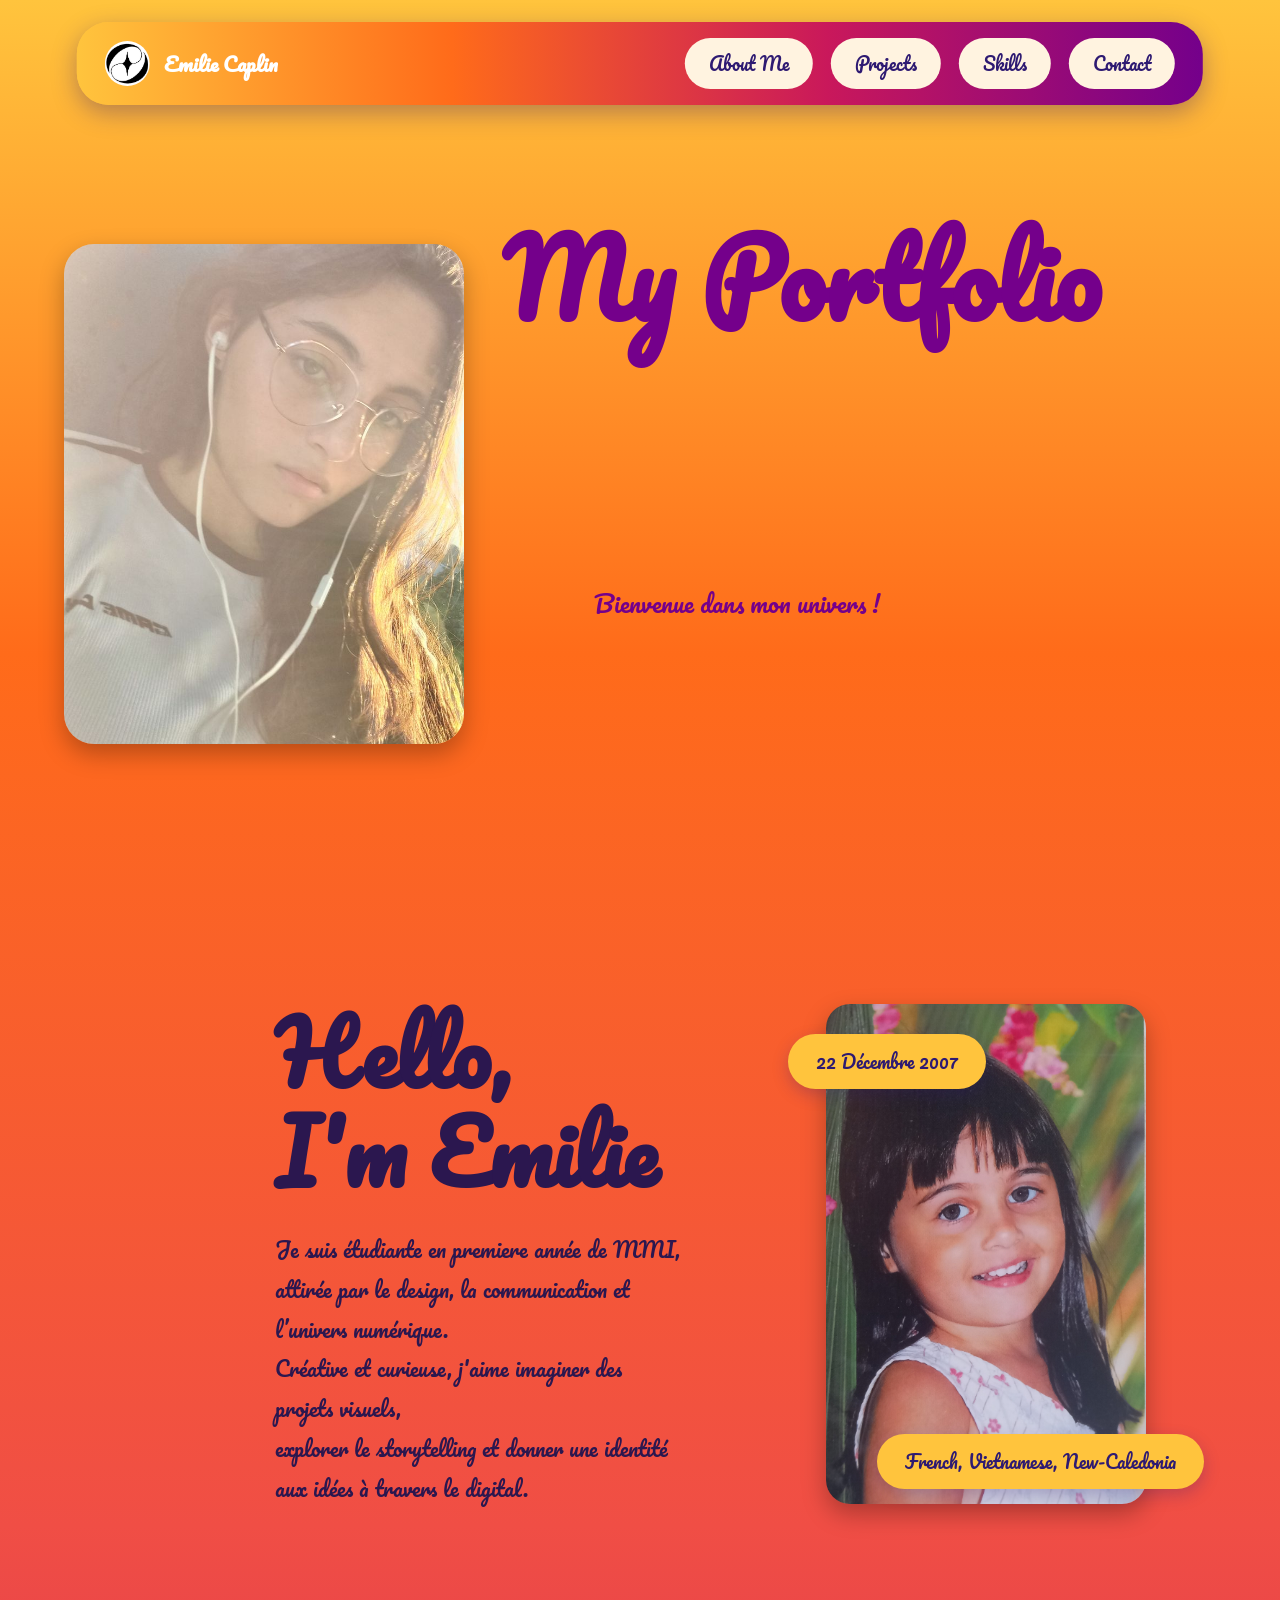
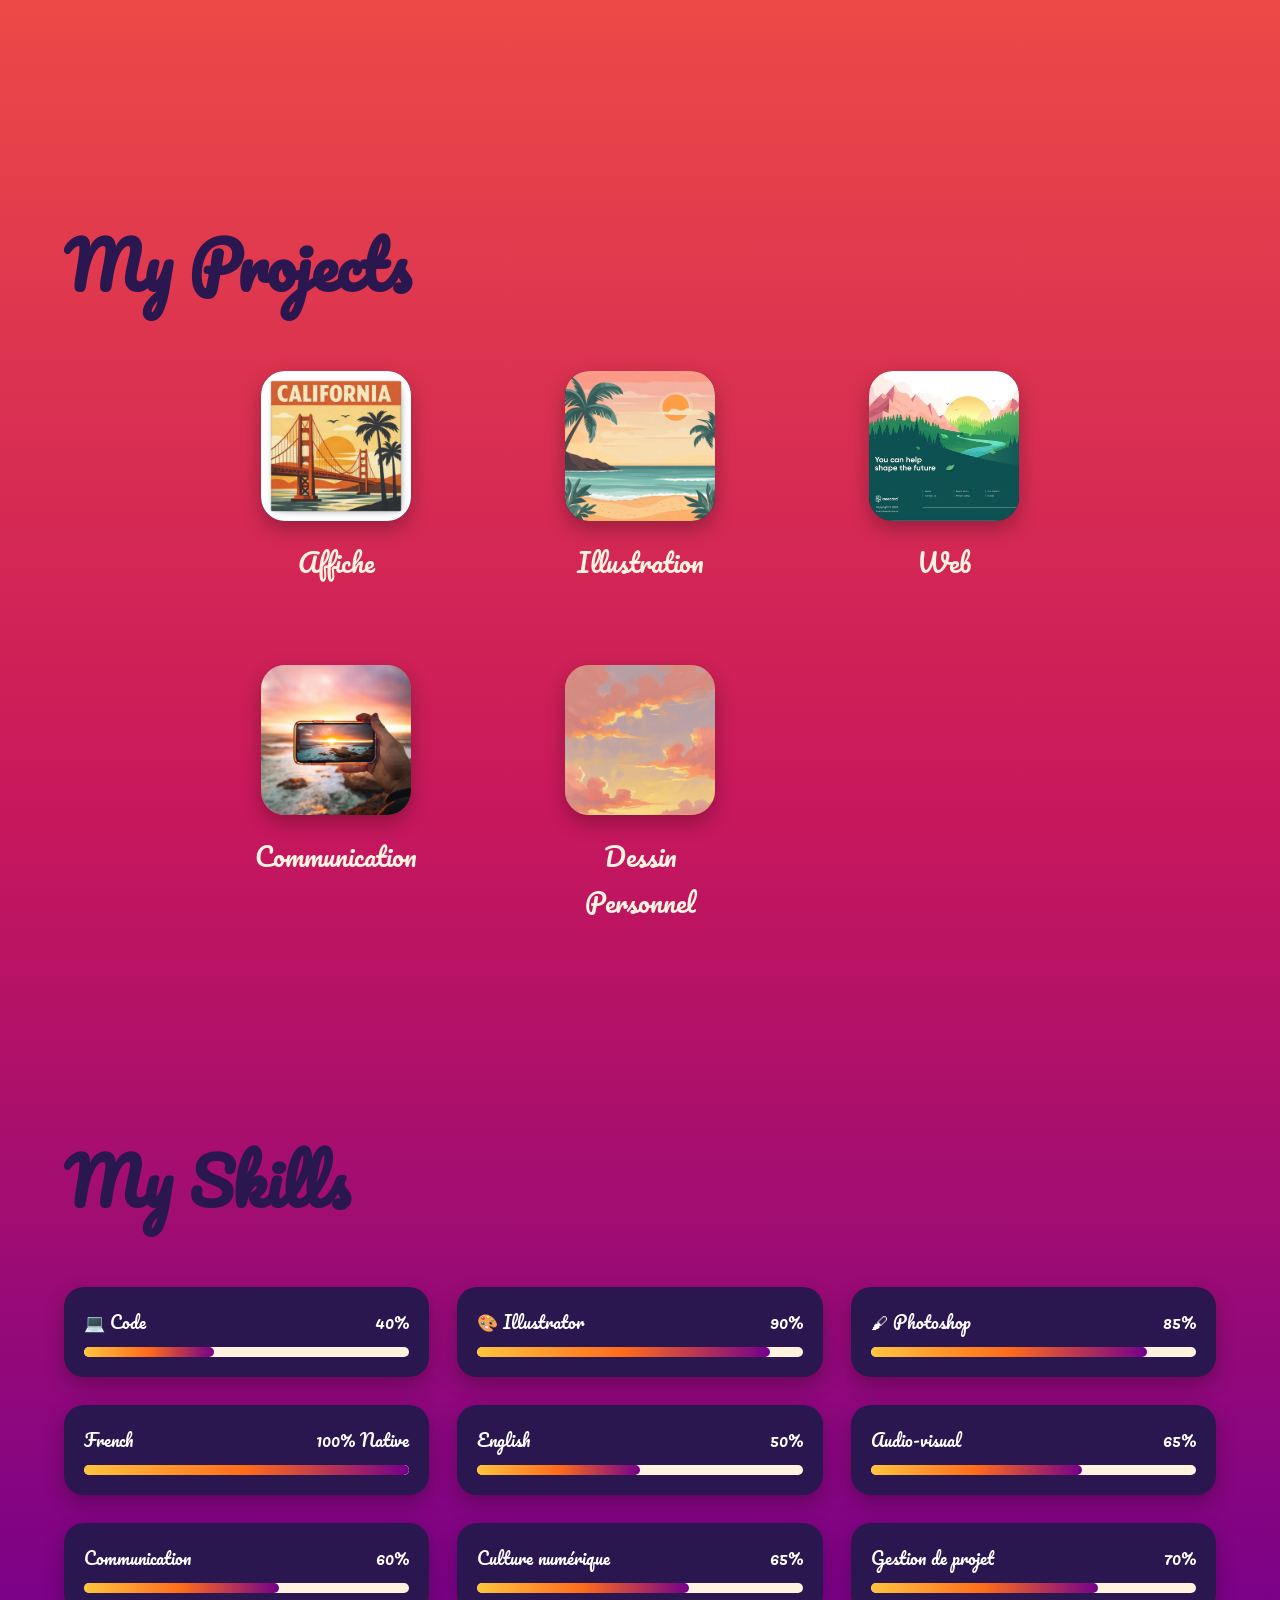
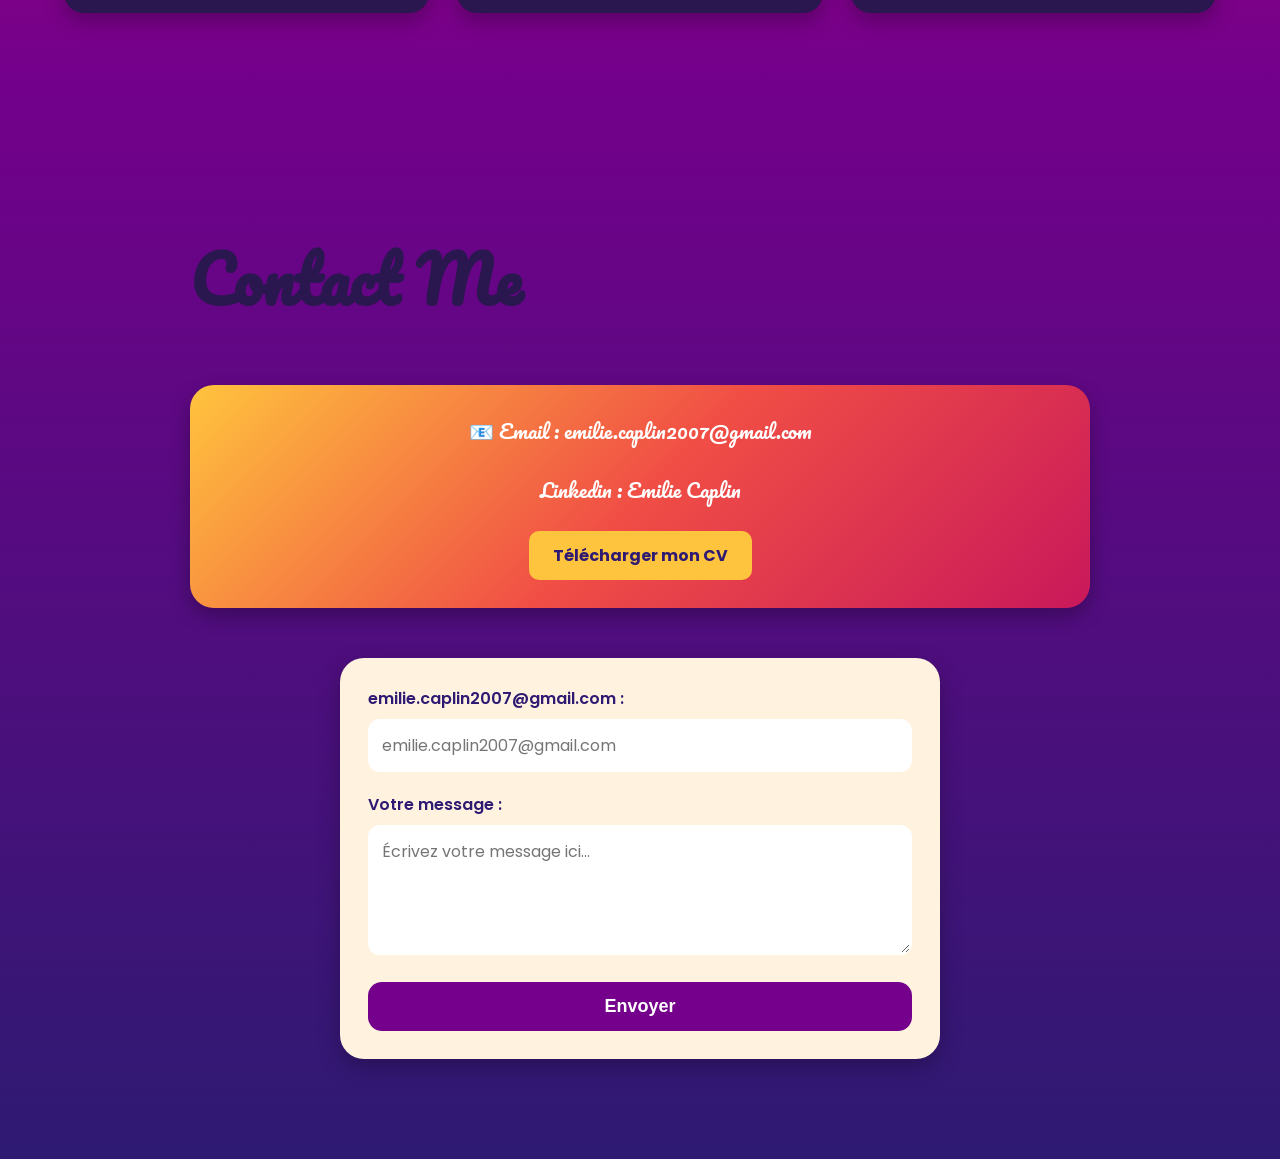
<file: index.html>
<!DOCTYPE html>
<html lang="fr">
<head>
    <meta charset="UTF-8">
    <meta name="viewport" content="width=device-width, initial-scale=1.0">
    <title>Portfolio Emilie Caplin</title>
    <link rel="stylesheet" href="style.css">
    <link href="https://fonts.googleapis.com/css2?family=Pacifico&family=Poppins:wght@300;500&display=swap" rel="stylesheet">
    <link rel="preconnect" href="https://fonts.googleapis.com">
<link rel="preconnect" href="https://fonts.gstatic.com" crossorigin>
<link href="https://fonts.googleapis.com/css2?family=Bodoni+Moda:wght@400&display=swap" rel="stylesheet">
</head>


<body>
    <header>
    <div class="header-container">
    <div class="logo">
        <img src="‘%20overlay%20by%20𝗷𝗮𝗰𝗮𝘂𝗵𝗹_.jpg" alt="Logo">
            Emilie Caplin
        </div>


        <nav class="nav">
            <a href="#about-Me">About Me</a>
            <a href="#projects">Projects</a>
            <a href="#skills">Skills</a>
            <a href="#contact">Contact</a>
        </nav>
    </div>
    </header>


    <main>
        <h1>My Portfolio</h1>
        <p>Bienvenue dans mon univers !</p>

        <div class="Portfolio-content">
            <div class="project-box">
                <img src="téléchargement%20(53).jpg" alt="project-box">
            </div>
        </div>
    </main>


    <section id="about-Me" class="About-me">
        <div class="About-me-container">
            <div class="About-me-text">
            <h2>Hello,<br> I'm Emilie</h2>
            <p>
                Je suis étudiante en premiere année de MMI, <br>
                attirée par le design, la communication et l’univers numérique. <br>
                Créative et curieuse, j'aime imaginer des projets visuels, <br> 
                explorer le storytelling et donner une identité aux idées à travers le digital.
            </p>
        </div>


<div class="About-me-visual">
    <div class="photo-box"></div>
    <img src="20240301_133015.webp" height="150" width="250" alt="Photo de Emilie" loading="lazy">
  </div>
</div>


    <span class="pill top">22 Décembre 2007</span>
    <span class="pill bottom">French, Vietnamese, New-Caledonia</span>
</section>


<section id="projects" class="projects">
    <h2>My Projects</h2>
    <div class="competences">

      <a href="Photoshop.html" class="project-link">
        <div class="skill-item">
            <div class="skill ps"><img src="Francisco.jpg" alt="ps"></div>
            <p class="project-name-ps">Affiche</p>
        </div>
      </a>

      <a href="Illustrator.html" class="project-link">
        <div class="skill-item">
            <div class="skill ai"><img src="Sunset.jpg" alt="ai"></div>
            <p class="project-name-ai">Illustration</p>
        </div>
      </a>

      <a href="Vscode.html" class="project-link">
        <div class="skill-item">
            <div class="skill vs"><img src="web.jpg" alt="vs"></div>
            <p class="project-name-vs">Web</p>
        </div>
      </a>

      <a href="comm.html" class="project-link">
        <div class="skill-item">
            <div class="skill comm"><img src="photo.jpg" alt="comm"></div>
            <p class="project-name-vs">Communication</p>
        </div>
      </a>

      <a href="Projet-Perso.html" class="project-link">
        <div class="skill-item">
            <div class="skill perso"><img src="nuage.jpg" alt="pp"></div>
            <p class="project-name-pp">Dessin Personnel</p>
        </div>
      </a>

    </div>
</section>

<section id="skills" class="skills">
  <h2>My Skills</h2>

  <div class="skills-content">

   <div class="skills-card">
      <div class="skill-header">
        <span class="skill-name">💻 Code</span>
        <span class="skill-percentage">40%</span>
      </div>
      <div class="skill-bar">
        <div class="skill-fill" style="width: 40%;"></div>
      </div>
    </div>
    <div class="skills-card">
      <div class="skill-header">
        <span class="skill-name">🎨 Illustrator</span>
        <span class="skill-percentage">90%</span>
      </div>
      <div class="skill-bar">
        <div class="skill-fill" style="width: 90%;"></div>
      </div>
    </div>
    <div class="skills-card">
      <div class="skill-header">
        <span class="skill-name">🖌 Photoshop</span>
        <span class="skill-percentage">85%</span>
      </div>
      <div class="skill-bar">
        <div class="skill-fill" style="width: 85%;"></div>
      </div>
    </div>
      <div class="skills-card">
      <div class="skill-header">
        <span class="skill-name">French</span>
        <span class="skill-percentage">100% Native</span>
      </div>
      <div class="skill-bar">
        <div class="skill-fill" style="width: 100%;"></div>
      </div>
    </div>
      <div class="skills-card">
      <div class="skill-header">
        <span class="skill-name">English</span>
        <span class="skill-percentage">50%</span>
      </div>
      <div class="skill-bar">
        <div class="skill-fill" style="width: 50%;"></div>
      </div>
    </div>
      <div class="skills-card">
      <div class="skill-header">
        <span class="skill-name">Audio-visual</span>
        <span class="skill-percentage">65%</span>
      </div>
      <div class="skill-bar">
        <div class="skill-fill" style="width: 65%;"></div>
      </div>
    </div>
    <div class="skills-card">
      <div class="skill-header">
        <span class="skill-name">Communication</span>
        <span class="skill-percentage">60%</span>
      </div>
      <div class="skill-bar">
        <div class="skill-fill" style="width: 60%;"></div>
      </div>
    </div>
    <div class="skills-card">
      <div class="skill-header">
        <span class="skill-name">Culture numérique</span>
        <span class="skill-percentage">65%</span>
      </div>
      <div class="skill-bar">
        <div class="skill-fill" style="width: 65%;"></div>
      </div>
    </div>
    <div class="skills-card">
      <div class="skill-header">
        <span class="skill-name">Gestion de projet</span>
        <span class="skill-percentage">70%</span>
      </div>
      <div class="skill-bar">
        <div class="skill-fill" style="width: 70%;"></div>
      </div>
    
  </div>

</section>


<section id="contact" class="contact">
  <h2>Contact Me</h2>


  <div class="contact-box">
  <div class="contact-item">
    📧 Email : <a href="https://mail.google.com/mail/?view=cm&fs=1&to=emilie.caplin2007@gmail.com">emilie.caplin2007@gmail.com</a>
  </div>


  <div class="contact-item">
    Linkedin : <a href="https://www.linkedin.com/in/emiliecaplin22">Emilie Caplin</a>
  </div>

  <a href="emilie caplin (2).pdf" download class="btn-cv">
    Télécharger mon CV
</a>
</div>
</section>

<form action="https://formspree.io/f/mkoeplnz" method="POST">
  
  <div>
    <label for="email">emilie.caplin2007@gmail.com :</label>
    <input type="email" id="email" name="email" required placeholder="emilie.caplin2007@gmail.com">
  </div>

  <div>
    <label for="message">Votre message :</label>
    <textarea id="message" name="message" required placeholder="Écrivez votre message ici..."></textarea>
  </div>

  <button type="submit">Envoyer</button>

</form>
  
</body>
</html>
</file>
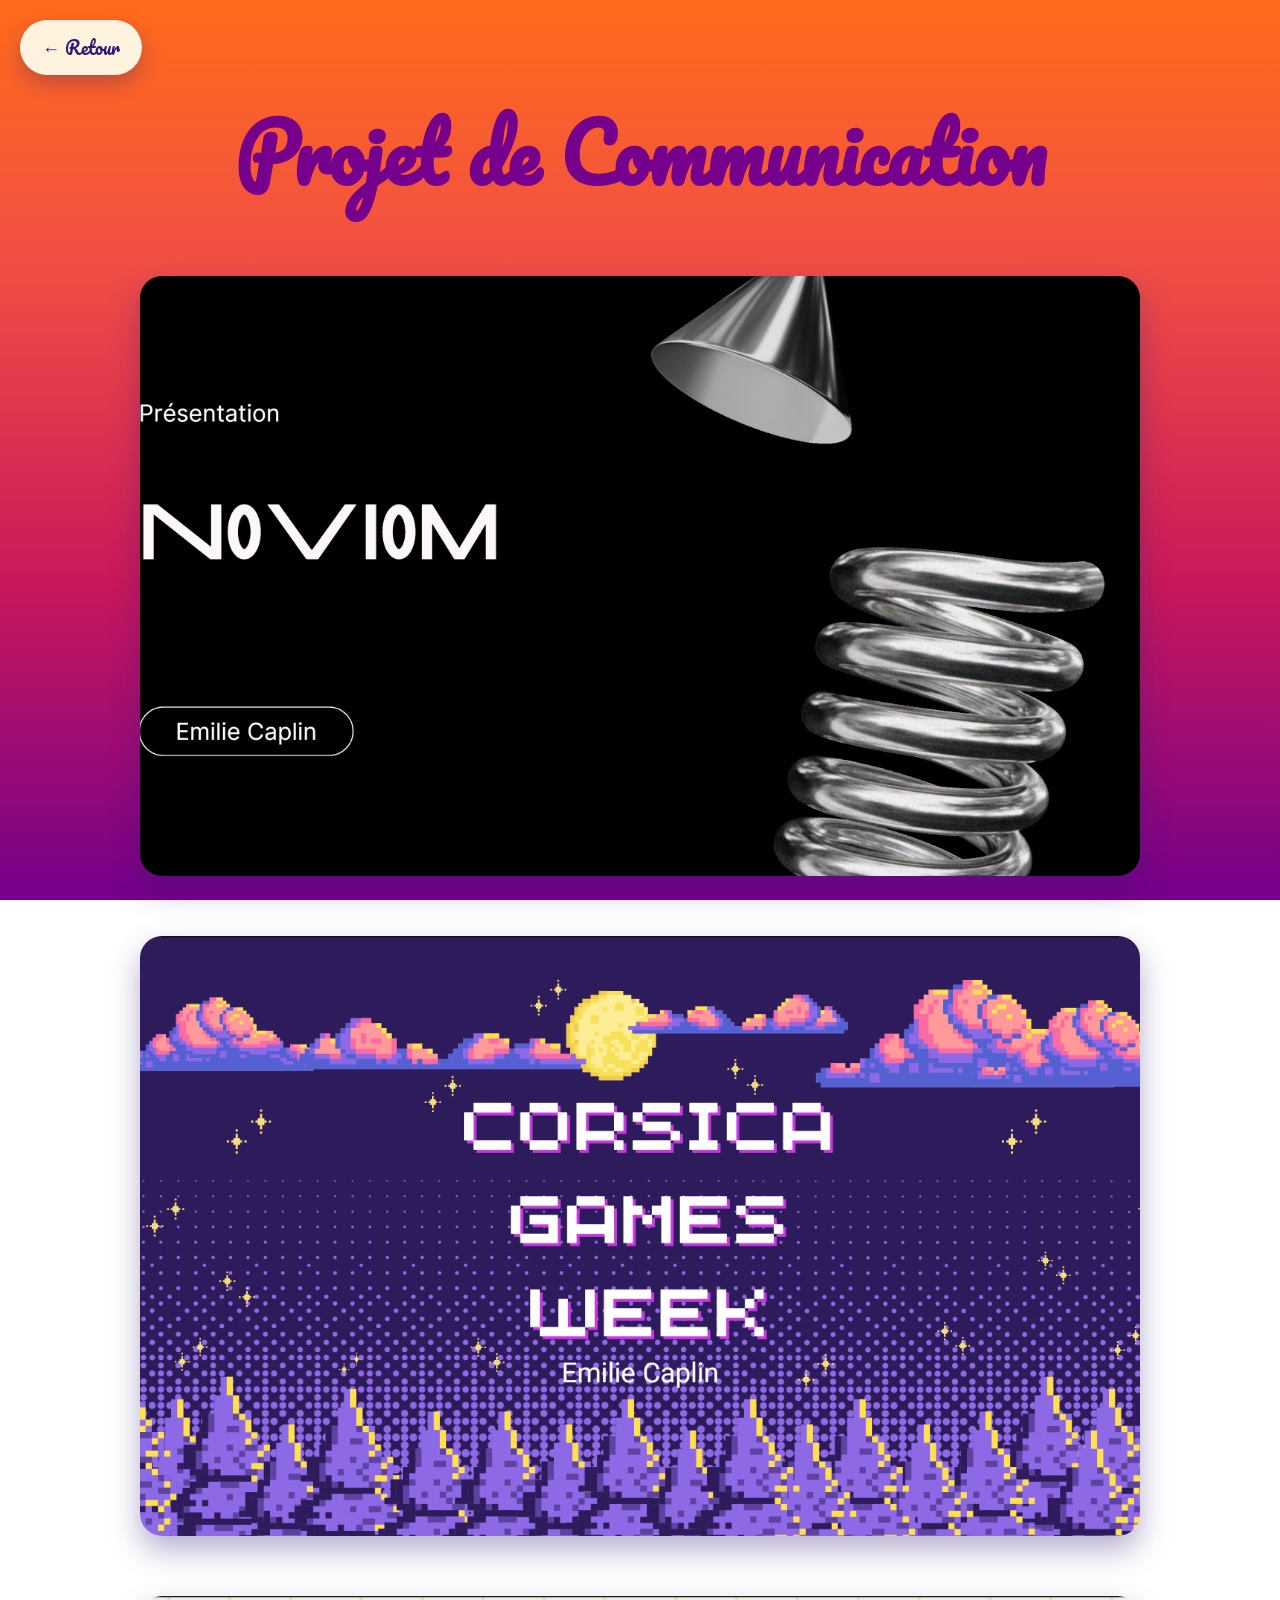
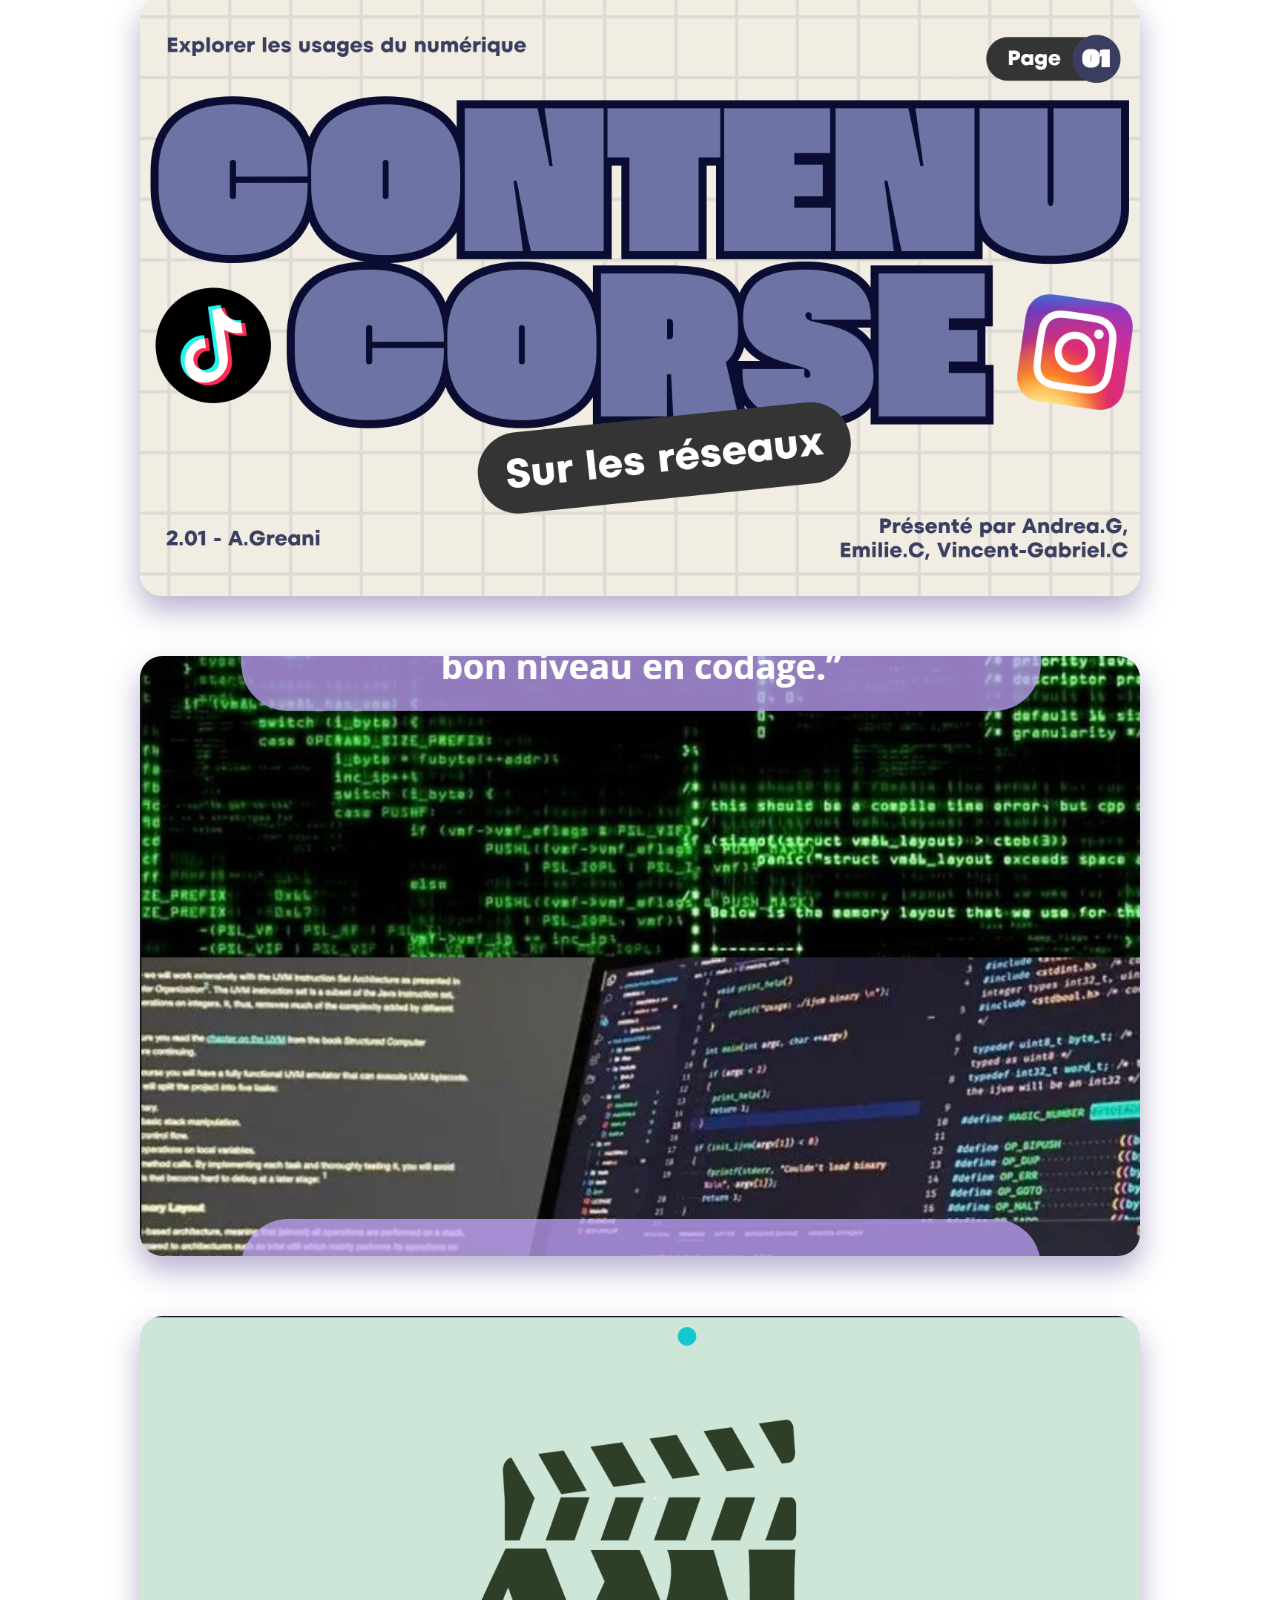
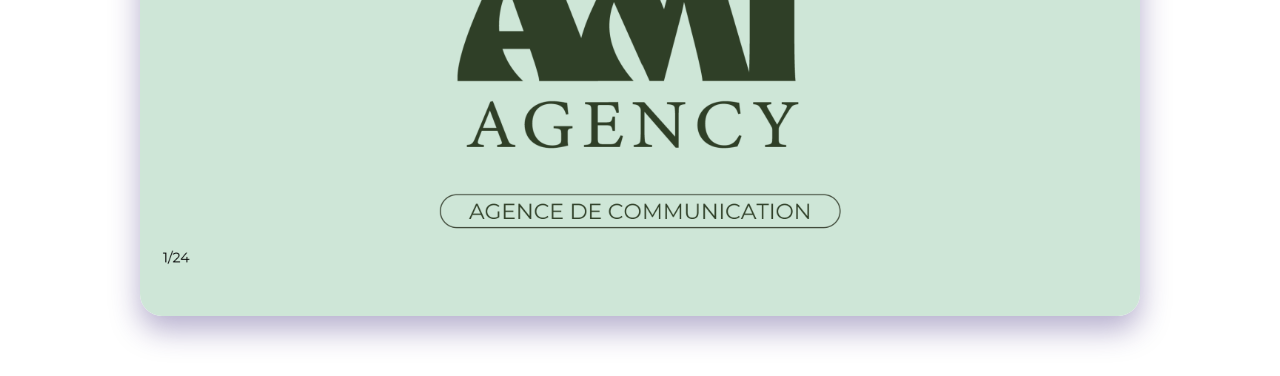
<file: comm.html>
<!DOCTYPE html>
<html lang="fr">
<head>
  <meta charset="UTF-8">
  <title>Projet de Communication</title>
  <link rel="stylesheet" href="comm.css">
  <link href="https://fonts.googleapis.com/css2?family=Pacifico&family=Poppins:wght@300;500&display=swap" rel="stylesheet">
  <link rel="preconnect" href="https://fonts.googleapis.com">
<link rel="preconnect" href="https://fonts.gstatic.com" crossorigin>
<link href="https://fonts.googleapis.com/css2?family=Bodoni+Moda:wght@400&display=swap" rel="stylesheet">
</head>
<body>
<a href="index.html#projects" class="bouton-back-link">← Retour</a>

<h1 class="h1">Projet de Communication</h1>


<div class="project-card-large">

  <details class="project-card">
    <summary>
      <div class="card-inner">
        <div class="card-front">
          <img src="Capture d'écran 2026-06-09 232257.png" alt="novium">
        </div>

        <div class="card-back">
          <p>
            Ce projet a été réalisé dans le cadre d’une. L'objectif était de mener un audit complet de l'expérience utilisateur (UX) et de la présence en ligne de la marque d'écriture premium Novium. J’ai analysé le site e-commerce et les réseaux sociaux pour identifier les freins à la conversion. À l'écrit, j'ai rédiger un rapport d'audit ergonomique en listant un backlog de 7 problèmes majeurs (textes denses, réassurance éloignée). Et présentée une stratégie cross-média et nos recommandations éditoriales (storytelling, intégration de Call-To-Action).<br>
Ce premier travail de diagnostic m'a permis de comprendre comment évaluer l'utilisabilité d'un dispositif interactif et d'apprendre à formuler des pistes d'optimisation concrètes pour une marque. Cette trace valide mes acquis pour les apprentissages critiques suivants :<br>
AC11.02 - Évaluer un site web, un produit multimédia ou un dispositif interactif existant<br>
AC11.03 - Produire des analyses statistiques descriptives et les interpréter<br>
AC11.04 - Analyser des formes médiatiques et leur sémiotique (cohérence des contenus)<br>
AC11.05 - Identifier les cibles (critères démographiques, géographiques et culturels)

          </p>
        </div>
      </div>
    </summary>
  </details>

</div>


<div class="project-card-large">

  <details class="project-card">
    <summary>
      <div class="card-inner">
        <div class="card-front">
          <img src="Capture d'écran 2026-06-09 233718.png" alt="CGW">
        </div>

        <div class="card-back">
          <p2>
           Ce projet a été réalisé dans le cadre d’une SAÉ pour la Corsica Games Week. L'objectif était d'élaborer une stratégie cross-média globale pour développer la notoriété de l'événement au-delà de l'échelle locale. Après avoir cartographié le contexte via une analyse SWOT (forces du thème rétro-gaming face aux contraintes géographiques), j’ai conçu un plan de communication structuré selon l'entonnoir de conversion : de l'affichage urbain pour la notoriété, des défis et teasers sur TikTok/Instagram pour l'engagement, jusqu'au site web et newsletters pour l'information. J'ai également planifié l'ensemble des actions dans le temps à l'aide d'un rétroplanning opérationnel.<br>
Ce projet m'a permis de maîtriser la conception d'un dispositif de communication complet, allant du diagnostic stratégique initial jusqu'au pilotage opérationnel des canaux traditionnels et numériques. Cette trace valide mes acquis pour les apprentissages critiques :<br>
AC12.04 - Proposer une stratégie de communication (cohérence du dispositif global et pertinence des messages selon les cibles)<br>
AC15.07 - Produire un message écrit ou oral professionnel (recommandations claires et présentation rigoureuse du plan d'action)

          </p2>
        </div>
      </div>
    </summary>
  </details>

</div>


<div class="projects-card-large">

  <details class="project-card">
    <summary>
      <div class="card-inner">
        <div class="card-front">
          <img src="Capture d'écran 2026-06-09 235747.png" alt="corsica">
        </div>

        <div class="card-back">
          <p3>
            Ce projet a été réalisé en équipe dans le cadre d’une SAÉ. L'objectif était de mener une enquête sociologique pour comprendre comment le rattachement géographique des utilisateurs corses influence leur consommation des réseaux sociaux (TikTok, Instagram). À travers une méthodologie d'observation et l'analyse documentaire des flux d'actualité, nous avons étudié l'impact des contenus identitaires (humour, paysages) et de créateurs insulaires (Maxime Biaggi, Marius Dragacci). J'ai participé activement à la récolte des données, au traitement des questionnaires et à la co-rédaction de la synthèse d'enquête, démontrant ainsi le lien fort entre culture locale et rétention sur les plateformes. <br>
Ce travail de recherche m'a permis d'assimiler les étapes clés d'une démarche d'enquête, du ciblage du terrain jusqu'à l'analyse sociologique des comportements numériques de notre public cible. Cette trace valide mes acquis pour l'apprentissage critique suivant : <br>
AC11.06 - Réaliser des entretiens utilisateurs pour construire des personae et des récits utilisateurs (user stories) (S2)

          </p3>
        </div>
      </div>
    </summary>
  </details>

</div>


<div class="projects-cards">

  <details class="project-card">
    <summary>
      <div class="card-inner">
        <div class="card-front">
          <img src="Capture d'écran 2026-06-10 000836.png" alt="insta">
        </div>

        <div class="card-back">
          <p4>
            Ce projet a été réalisé dans le cadre d’une SAÉ. L'objectif était de concevoir une campagne pour les réseaux sociaux que j’ai réalisé sous forme de carrousel pour Instagram afin de déconstruire les idées reçues sur le BUT MMI (ex : le niveau requis en codage ou sur Photoshop) et d'attirer de futurs étudiants. Pour cibler efficacement les lycéens, j'ai structuré les visuels en y intégrant des captures d'outils professionnels et des accroches textuelles courtes, percutantes et dynamiques, parfaitement adaptées aux codes de lecture sur les fils d'actualité.<br>
Ce projet m'a permis de maîtriser la création de contenus engageants destinés à une cible jeune, tout en apprenant à adapter le design et le message aux contraintes des formats mobiles. Cette trace valide mes acquis pour les apprentissages critiques suivants :<br>
AC13.01 - Écrire pour les médias numériques (rédaction de slogans et de messages courts et percutants).<br>
AC13.06 - Optimiser les médias en fonction de leurs usages et supports de diffusion (adaptation des formats, de la colorimétrie et de la lisibilité pour les réseaux sociaux).

          </p4>
        </div>
      </div>
    </summary>
  </details>

</div>


<div class="projects-card-large">

  <details class="project-card">
    <summary>
      <div class="card-inner">
        <div class="card-front">
          <img src="Capture d'écran 2026-06-10 002204.png" alt="ami">
        </div>

        <div class="card-back">
          <p5>
           Ce projet a été réalisé en équipe au sein de notre agence fictive AMI Agency dans le cadre d’une SAÉ. L'objectif était de piloter une campagne événementielle pour orchestrer la ressortie au cinéma du chef-d'œuvre Nosferatu (1922) à l'automne 2026. Pour cibler le jeune public (18-30 ans), nous avons développé un positionnement autour de l'« Horreur de Prestige ». J'ai participé à l'élaboration du plan de communication stratégique (analyse SWOT, budget prévisionnel, rétroplanning), à la création d'une affiche officielle respectant les codes esthétiques de l'expressionnisme (jeu d'ombres et de contrastes) et à la post-production d'un court-métrage de teasing intégrant des séquences du film.<br>
Ce projet d'envergure m'a permis d'appréhender la gestion globale d'une campagne de communication, de la répartition des rôles en agence jusqu'à la maîtrise budgétaire et la production de contenus créatifs multimédias. Cette trace valide mes acquis pour les apprentissages critiques suivants :<br>
AC12.03 - Proposer une recommandation marketing (cibles, objectifs, points de contact)<br>
AC13.04 - Tourner et monter une vidéo (scénario, captation image et son...)<br>
AC15.01 - Gérer un projet avec une méthode classique<br>
AC15.02 - Budgéter un projet et suivre sa rentabilité<br>
AC15.04 - Analyser un produit ou un service innovant en identifiant les propositions de valeurs et en évaluant les solutions proposées (S2)<br>
AC15.06 - Interagir au sein des organisations<br>
AC15.07 - Produire un message écrit ou oral professionnel

          </p5>
        </div>
      </div>
    </summary>
  </details>

</div>

</body>
</html>
</file>
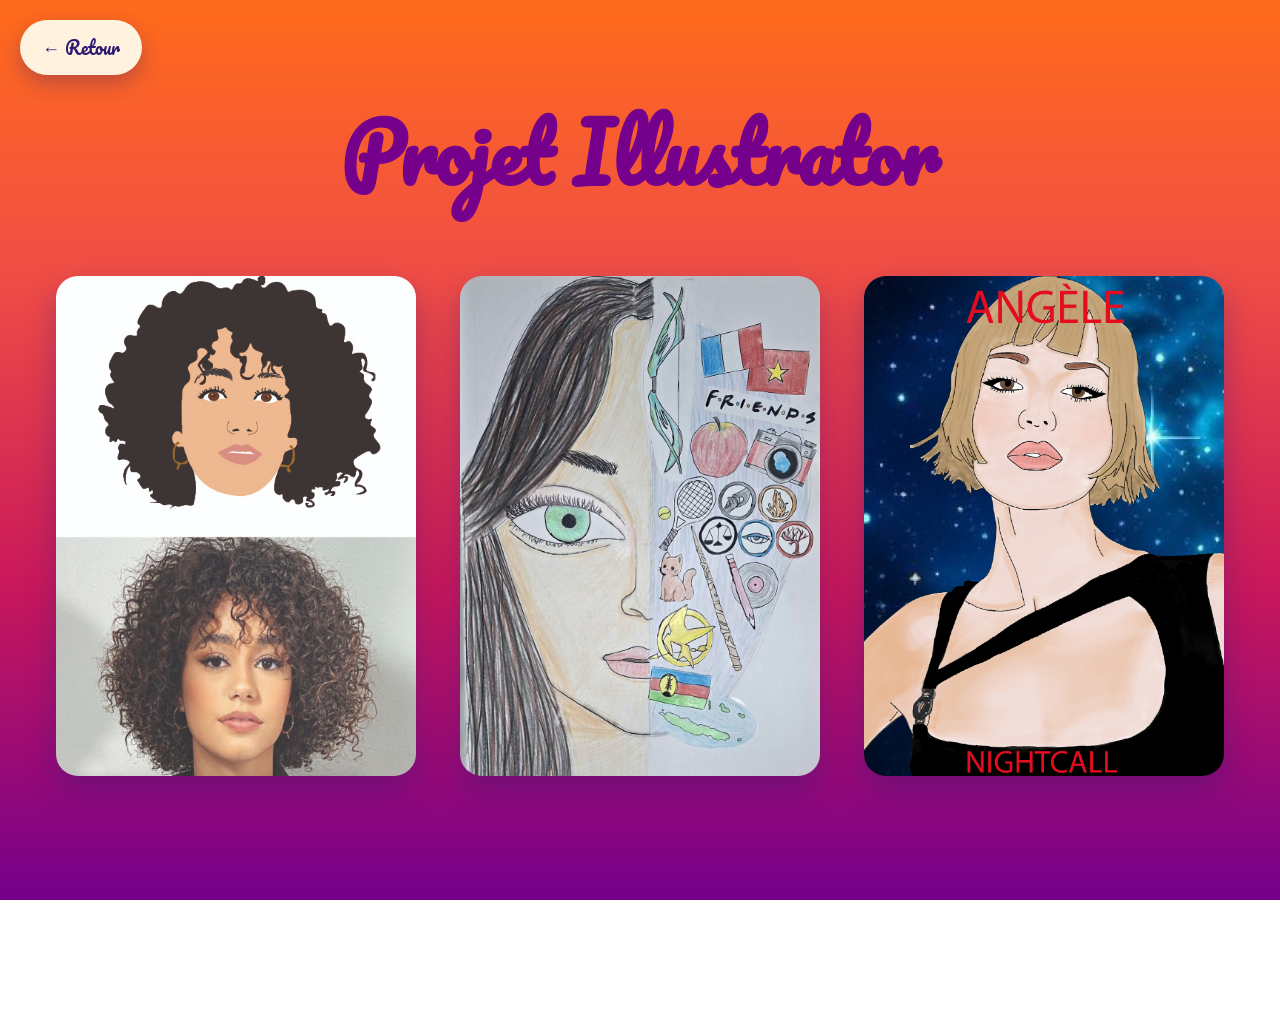
<file: Illustrator.html>
<!DOCTYPE html>
<html lang="fr">
<head>
  <meta charset="UTF-8">
  <title>Projet Illustrator</title>
  <link rel="stylesheet" href="Illustrator.css">
  <link href="https://fonts.googleapis.com/css2?family=Pacifico&family=Poppins:wght@300;500&display=swap" rel="stylesheet">
   <link rel="preconnect" href="https://fonts.googleapis.com">
<link rel="preconnect" href="https://fonts.gstatic.com" crossorigin>
<link href="https://fonts.googleapis.com/css2?family=Bodoni+Moda:wght@400&display=swap" rel="stylesheet">
</head>
<body>

<a href="index.html#projects" class="bouton-back-link">← Retour</a>

<h1 class="h1">Projet Illustrator</h1>


<div class="projects-cards">

  <details class="project-card">
    <summary>
      <div class="card-inner">
        <div class="card-front">
          
        </div>
        <img src="Lena portrait (2).jpg" alt="lena">
        <div class="card-back">
          <p>
            Ce projet correspond à notre toute première évaluation pratique sur Illustrator. La consigne consistait à réaliser un portrait libre à partir d'un modèle de référence. J'ai choisi de représenter l'influenceuse Léna Situations. Cet exercice d'initiation a été très formateur, il m'a permis de découvrir l'interface graphique du logiciel et d'apprendre à décomposer un visage réel pour le traduire en illustration vectorielle, tout en bénéficiant de l'accompagnement et des conseils du professeur. <br>
La création de ce portrait m'a permis de prendre en main les outils fondamentaux du dessin numérique (gestion de la plume, des tracés, des calques et des aplats de couleurs). Cette trace valide mes tout premiers acquis pour les AC 13.02 pour l’ analyse de la structure d'un visage et 13.03 pour la première approche de la vectorisation et de l'organisation des calques.<br>
AC13.02 - Produire des pistes graphiques et des planches d’inspiration <br>
AC13.03 - Créer, composer et retoucher des visuels 

          </p>
        </div>
      </div>
    </summary>
  </details>

</div>


<div class="projects-cards">

  <details class="project-card">
    <summary>
      <div class="card-inner">
        <div class="card-front">
          
        </div>
        <img src="auto-portrait.jpg" alt="auto">
        <div class="card-back">
          <p>
            Ce projet artistique a été réalisé dans le cadre de l’évaluation finale d'anglais du premier semestre, dont l'objectif était de concevoir une présentation de soi originale (visuelle et textuelle). Passionnée par le dessin, j'ai choisi de réaliser un autoportrait conceptuel divisé en deux sections complémentaires. La partie gauche dévoile les traits de mon visage, tandis que la partie droite rassemble, sous forme d'une synthèse visuelle, mes origines, mes passions, mes centres d'intérêt culturels et mes éléments identitaires. C'est un travail entièrement fait main qui traduit graphiquement ma personnalité.<br>
Cet exercice créatif m'a permis de lier expression plastique et communication personnelle, tout en préparant le support de ma présentation. Cette trace valide mes acquis pour l'AC en me servant de support visuel dynamique pour structurer et soutenir un discours de présentation de soi.<br>
AC15.07 - Produire un message écrit ou oral professionnel 


          </p>
        </div>
      </div>
    </summary>
  </details>

</div>


<div class="projects-cards">

  <details class="project-card">
    <summary>
      <div class="card-inner">
        <div class="card-front">
          
        </div>
        <img src="gegele.png" alt="angele">
        <div class="card-back">
          <p>
            Ce projet a été réalisé en autonomie lors d’un cours sur Illustrator, visant à évaluer notre progression sur le logiciel tout en bénéficiant du suivi du professeur. Pour cet exercice, j'ai choisi de digitaliser l'une de mes créations personnelles : un portrait de la chanteuse Angèle. Après avoir réalisé l'illustration vectorielle du visage et des contours, j'ai composé une mise en scène sous forme de pochette de single (intitulé Nightcall) en y intégrant un arrière-plan spatial et un travail typographique épuré.<br>
Cette expérience m'a permis de gagner en autonomie sur Illustrator, notamment dans la gestion du dessin vectoriel (lignes, aplats de couleurs et ombrages du visage) et de l'adaptation d'un dessin traditionnel vers un support numérique. Cette trace valide mes acquis pour les AC 13.02 pour un univers graphique rétro-futuriste / pop et 13.03 pour la vectorisation, composition de calques et mise en page.<br>
AC13.02 - Produire des pistes graphiques et des planches d’inspiration <br>
AC13.03 - Créer, composer et retoucher des visuels 

          </p>
        </div>
      </div>
    </summary>
  </details>

</body>
</html>
</file>
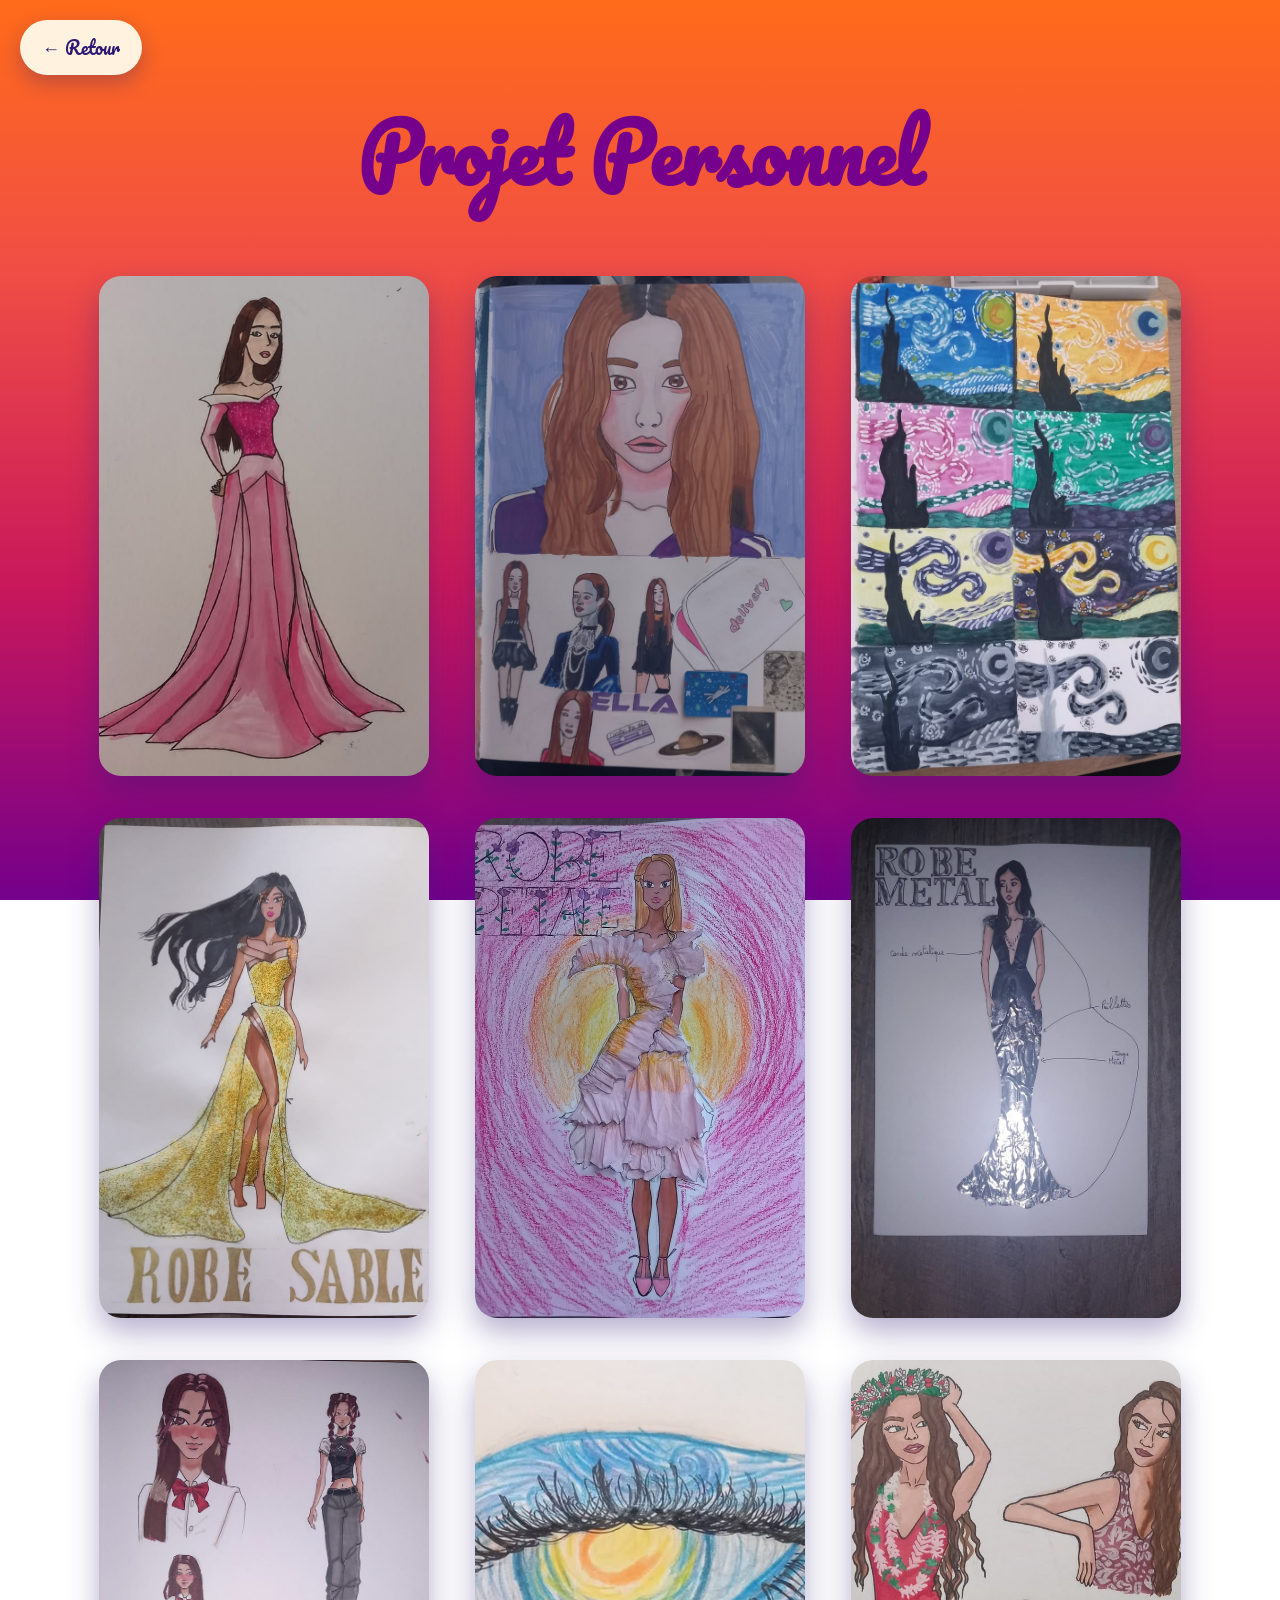
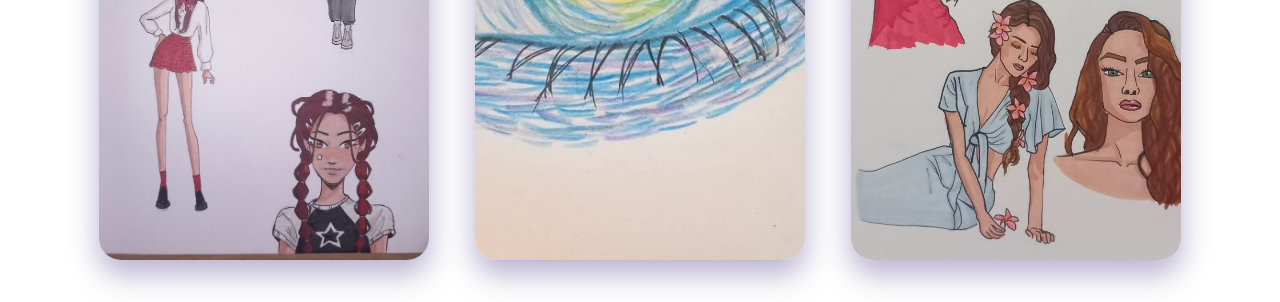
<file: Projet-Perso.html>
<!DOCTYPE html>
<html lang="fr">
<head>
  <meta charset="UTF-8">
  <title>Projet Photoshop</title>
  <link rel="stylesheet" href="Projet-Perso.css">
  <link href="https://fonts.googleapis.com/css2?family=Pacifico&family=Poppins:wght@300;500&display=swap" rel="stylesheet">
</head>
<body>

<a href="index.html#projects" class="bouton-back-link">← Retour</a>

<h1 class="h1">Projet Personnel</h1>


<div class="projects-cards">

  <details class="project-card">
    <summary>
      <div class="card-inner">
        <div class="card-front">
          <img src="téléchargement (11).jpg" alt="rora">
        </div>

        <div class="card-back">
          <p>
            Ce projet est une création 100 % personnelle née de ma passion pour le dessin et la K-pop. L'objectif était de réinterpréter l'idole Rora, du groupe BabyMonster, sous la forme d'une princesse de conte de fées. Son prénom signifiant « aurore », j'ai voulu faire un clin d'œil symbolique à cet univers lumineux et féerique. Pour concevoir cette illustration, j'ai combiné plusieurs médiums traditionnels : j'ai commencé par un travail de crayonné pour poser les proportions et la posture, avant de réaliser toute la mise en couleur aux feutres à alcool (Promarker). Cela m'a permis de travailler de jolis dégradés et de donner du mouvement aux plis de sa robe rose.<br>
Cette illustration m'a permis de m'exercer au dessin traditionnel en dehors du cadre des cours et de développer mon propre univers graphique. C'est un projet très enrichissant qui lie mon sens de l'observation à ma capacité à réinterpréter des références culturelles qui me passionnent.

          </p>
        </div>
      </div>
    </summary>
  </details>

</div>


<div class="projects-cards">

  <details class="project-card">
    <summary>
      <div class="card-inner">
        <div class="card-front">
          <img src="téléchargement (6).jpg" alt="ella">
        </div>

        <div class="card-back">
          <p>
            Ce projet personnel s'inspire de ma passion pour la K-pop et de l'annonce du groupe MEOVV. J'ai voulu réaliser une illustration dédiée à la première membre révélée, en me basant directement sur l'esthétique de sa vidéo de présentation officielle. La composition s'articule autour d'un grand portrait central focalisé sur l'expression du visage, complété en dessous par de plus petites silhouettes arborant ses tenues emblématiques et des éléments graphiques clés du clip. Pour lui donner vie, j'ai réalisé les contours au crayon avant de passer à la mise en couleur aux feutres à alcool (Promarker), ce qui m'a permis d'obtenir des aplats nets et des nuances fluides pour les cheveux et les vêtements.<br>
Cette création traditionnelle m'a permis de m'exercer au portrait tout en m'appropriant l'identité visuelle d'un univers contemporain. C'est un excellent moyen de lier mon sens de l'observation à un style graphique qui me correspond et que j'apprécie développer sur mon temps libre.
          </p>
        </div>
      </div>
    </summary>
  </details>

</div>


<div class="projects-cards">

  <details class="project-card">
    <summary>
      <div class="card-inner">
        <div class="card-front">
          <img src="téléchargement (9).jpg" alt="nuit">
        </div>

        <div class="card-back">
          <p>
           Ce projet personnel est né de ma volonté d'explorer la théorie des couleurs à travers une réinterprétation de La Nuit étoilée de Van Gogh. L'objectif était de réaliser plusieurs variations chromatiques pour étudier les contrastes et les harmonies visuelles. En partant de la version originale en haut à gauche comme référence, j'ai décliné l'œuvre en inversant les teintes (bleus et jaunes), en testant des couples de couleurs complémentaires (rose/vert, violet/jaune), et en terminant par un travail en noir et blanc pour analyser les valeurs de luminosité. J'ai réalisé l'ensemble à la gouache/peinture à l'eau, en m'appliquant à reproduire le mouvement de texture et les tourbillons de pinceau si caractéristiques du tableau.<br>
Cet exercice de création traditionnelle m'a permis de mieux comprendre l'impact des associations de couleurs et la gestion du contraste. C'est une étude de style à la fois technique et ludique qui enrichit ma sensibilité graphique en dehors du cadre des cours.
          </p>
        </div>
      </div>
    </summary>
  </details>

</div>


<div class="projects-cards">

  <details class="project-card">
    <summary>
      <div class="card-inner">
        <div class="card-front">
          <img src="téléchargement (7).jpg" alt="sable">
        </div>

        <div class="card-back">
          <p>
           Ce projet personnel a été conçu à l'origine comme projet final pour mon baccalauréat en arts. Passionnée par le stylisme, j'ai voulu créer une tenue originale inspirée des éléments de la nature, en particulier le sable. L'idée m'est venue en découvrant une robe haute couture texturée avec du vrai sable, un concept qui m'a fascinée. Pour ma propre création, j'ai repéré une coupe d'une robe fluide sur Pinterest que j'ai réadaptée à mon univers graphique. Après avoir posé les bases de la silhouette au crayon, j'ai réalisé la mise en couleur aux feutres à alcool (Promarker) et j'ai ajouté des touches de paillettes dorées pour recréer l'effet scintillant et texturé des grains de sable.<br>
Cette illustration de mode m'a permis d'expérimenter le travail des matières et des textures sur papier. C'est un exercice enrichissant qui démontre ma capacité à puiser dans des références artistiques variées (défilés, tendances web) pour imaginer un design textile unique et personnel.
</p>
        </div>
      </div>
    </summary>
  </details>

</div>


<div class="projects-cards">

  <details class="project-card">
    <summary>
      <div class="card-inner">
        <div class="card-front">
          <img src="téléchargement (5).jpg" alt="fleur">
        </div>

        <div class="card-back">
          <p>
           Ce projet personnel a été réalisé à l'origine dans le cadre de mon baccalauréat en arts. Passionnée par le stylisme, j'ai choisi la fleur comme source d'inspiration. L'idée m'est venue en découvrant une tenue florale et délicate portée par une artiste lors de la promotion du film Wicked. Pour ma propre création, j'ai voulu retranscrire la légèreté et les formes organiques des pétales. Après avoir posé les bases de la silhouette au crayon, j'ai utilisé des techniques mixtes : une mise en couleur aux feutres et crayons de couleur, l'intégration de papier crépon pour donner du volume et du relief à la robe, et des touches de paillettes pour apporter de la luminosité.<br>
Cette illustration de mode m'a permis d'expérimenter le travail des textures en combinant le dessin traditionnel et le collage de matières. C'est un exercice stimulant qui démontre ma capacité à puiser dans la pop culture et les éléments naturels pour imaginer une composition textile unique, expressive et originale.
</p>
        </div>
      </div>
    </summary>
  </details>

</div>


<div class="projects-cards">

  <details class="project-card">
    <summary>
      <div class="card-inner">
        <div class="card-front">
          <img src="téléchargement (4).jpg" alt="metal">
        </div>

        <div class="card-back">
          <p>
          Ce projet personnel a été conçu à l'origine dans le cadre de mon baccalauréat en arts. Passionnée par le stylisme, j'ai voulu créer une tenue originale explorant la brillance et la structure de la matière métallique. L'inspiration pour la coupe longue et ajustée provient d'une silhouette élégante et moderne portée par l'idole Jennie du groupe BLACKPINK. Après avoir posé les bases de la silhouette au crayon, j'ai utilisé des techniques mixtes pour la mise en couleur et le relief : des feutres à alcool (Promarker), de la cordelette métallique pour souligner les détails, et de la feuille métallique associée à des paillettes pour recréer une texture industrielle à la fois brillante et rigide.<br>
Cette illustration de mode m'a permis d'expérimenter les effets de matières et les reflets lumineux sur papier. C'est un exercice stimulant qui démontre ma capacité à puiser dans les tendances de la pop culture pour imaginer un design textile unique, associant élégance et matériaux atypiques.
</p>
        </div>
      </div>
    </summary>
  </details>

</div>


<div class="projects-cards">

  <details class="project-card">
    <summary>
      <div class="card-inner">
        <div class="card-front">
          <img src="téléchargement (3).jpg" alt="keith">
        </div>

        <div class="card-back">
          <p>
          Ce projet personnel est lié à l'écriture d'une histoire originale que j'imagine sur mon temps libre. Afin de donner vie au protagoniste, Keith Casimiro, j'ai réalisé sa fiche de character design à travers plusieurs planches de recherche. L'illustration présente le personnage sous différents angles et tenues : un portrait centré sur son expression, sa tenue scolaire et un style plus quotidien. Après avoir tracé les esquisses et les contours au crayon, j'ai appliqué la couleur aux feutres à alcool (Promarker), ce qui m'a permis de travailler les volumes, les ombrages et de lui construire une identité visuelle unique et cohérente.<br>
Cette création traditionnelle m'a permis de m'exercer au dessin de personnages et à la narration visuelle. C'est un excellent moyen de lier ma passion pour le dessin et l'écriture en traduisant graphiquement des idées et des contextes de vie issus de mon propre univers de fiction.
</p>
        </div>
      </div>
    </summary>
  </details>

</div>


<div class="projects-cards">

  <details class="project-card">
    <summary>
      <div class="card-inner">
        <div class="card-front">
          <img src="téléchargement (2).jpg" alt="yeux">
        </div>

        <div class="card-back">
          <p>
          Ce projet a été réalisé de manière totalement spontanée lors d'un moment de pratique libre. L'œil est un sujet que j'aime particulièrement explorer pour m'entraîner de façon intuitive. Pour cette création, j'ai choisi de fusionner le réalisme d'un regard avec l'univers de La Nuit étoilée de Van Gogh. L'iris réinterprète ainsi les mouvements tourbillonnants et les nuances lumineuses caractéristiques de la toile originale, ce qui apporte un effet de profondeur et un contraste saisissant. J'ai combiné le dessin au crayon pour la finesse des détails et des cils, très accentués, avec une mise en couleur minutieuse pour accentuer l'expression et la dynamique du regard.<br>
Cette illustration rapide témoigne de mon goût pour l'expérimentation et l'art intuitif. Elle démontre ma capacité à m'approprier des codes picturaux célèbres pour les réinjecter dans un exercice graphique ciblé et personnel, en dehors de toute contrainte académique.
</p>
        </div>
      </div>
    </summary>
  </details>

</div>


<div class="projects-cards">

  <details class="project-card">
    <summary>
      <div class="card-inner">
        <div class="card-front">
          <img src="téléchargement (1).jpg" alt="miss">
        </div>

        <div class="card-back">
          <p>
          Ce projet entièrement personnel est né de mon envie de rendre hommage à Miss Tahiti, fraîchement élue Miss France 2026. En m'inspirant de photos publiées sur ses réseaux sociaux, j'ai conçu une série d'illustrations sous forme de planche d'étude pour explorer ses expressions, ses coiffures et ses différentes attitudes. La composition intègre des motifs floraux traditionnels et des tenues légères pour rappeler l'atmosphère tropicale de l'île. Côté technique, j'ai tracé les contours au crayon avant de réaliser la mise en couleur avec des feutres à alcool (Promarker) pour obtenir des dégradés fluides, complétés par des touches de Posca pour faire ressortir les détails et les accessoires.<br>
Cette série de portraits m'a permis de perfectionner ma technique de dessin traditionnel et mon sens de l'observation anatomique. C'est un exercice captivant qui montre comment j'aime traduire des références photographiques de la pop culture actuelle pour enrichir mon propre univers graphique.
</p>
        </div>
      </div>
    </summary>
  </details>

</div>

</body>
</html>
</file>
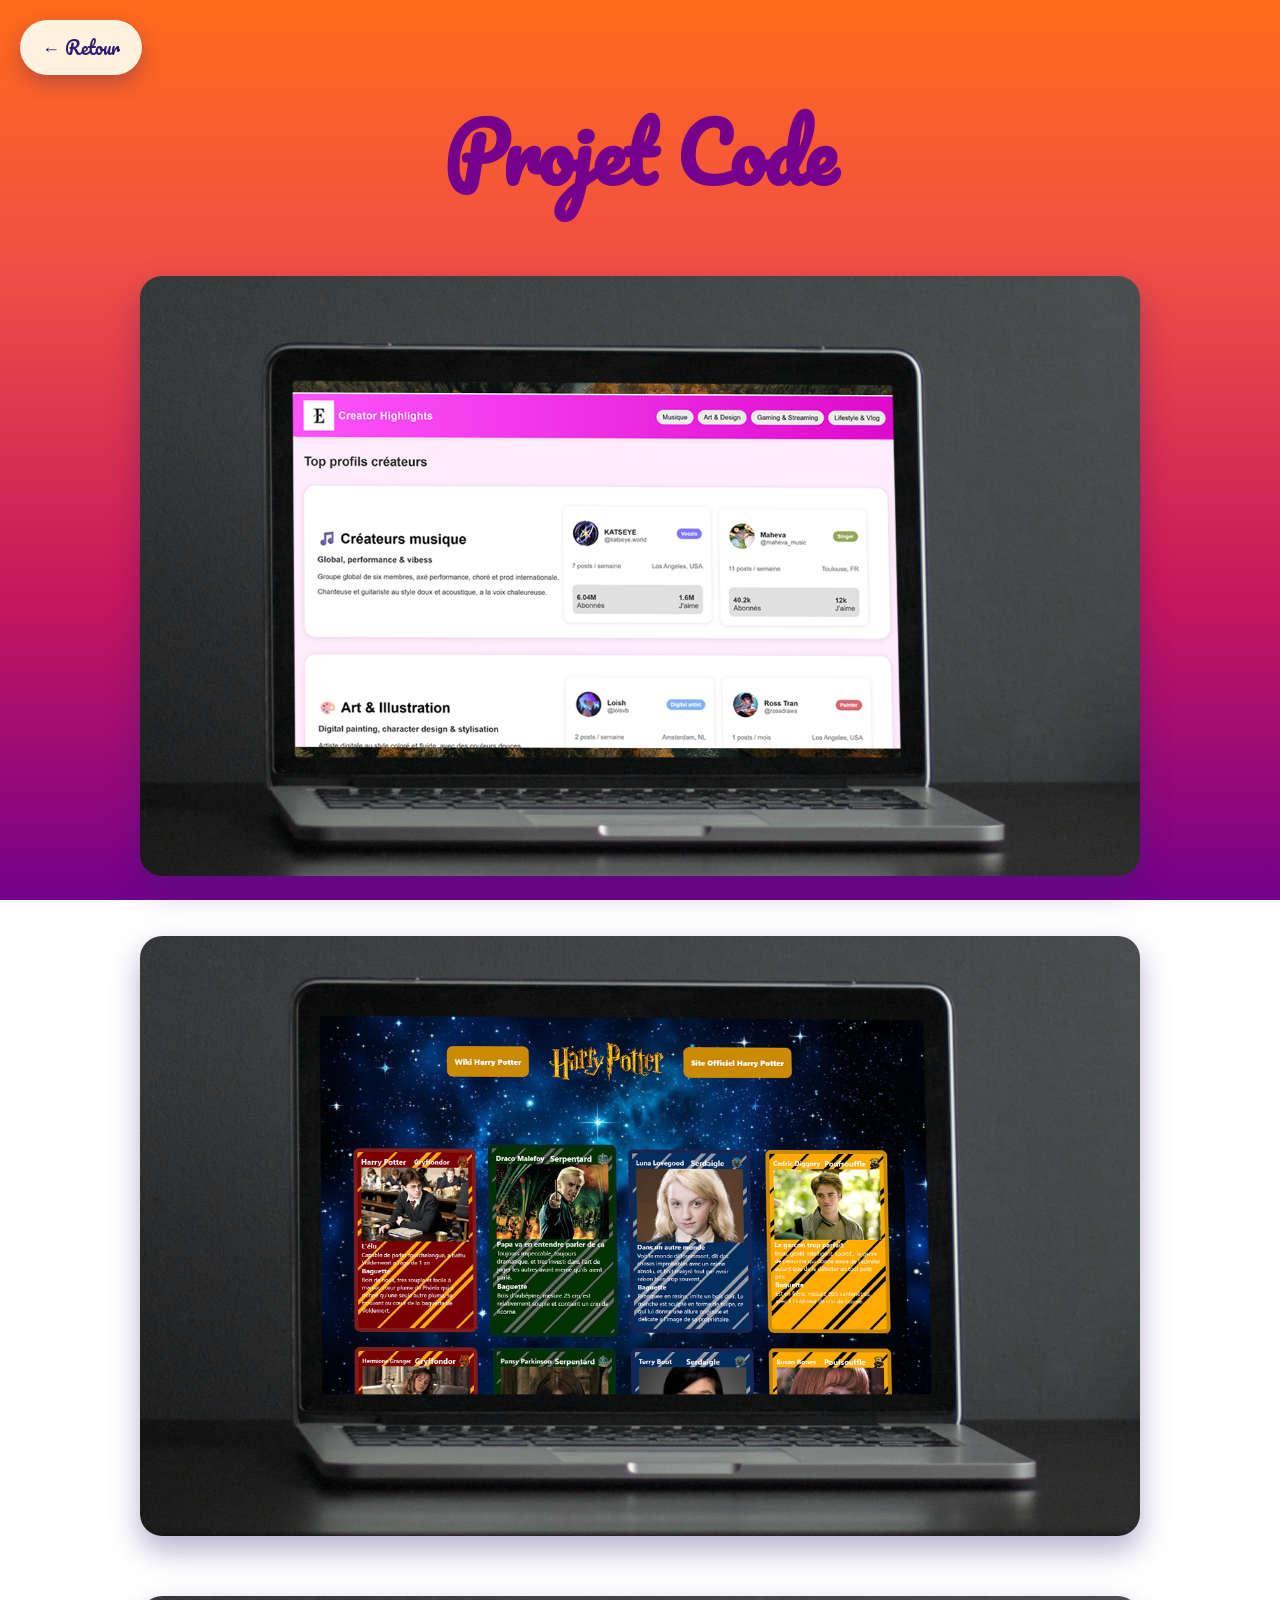
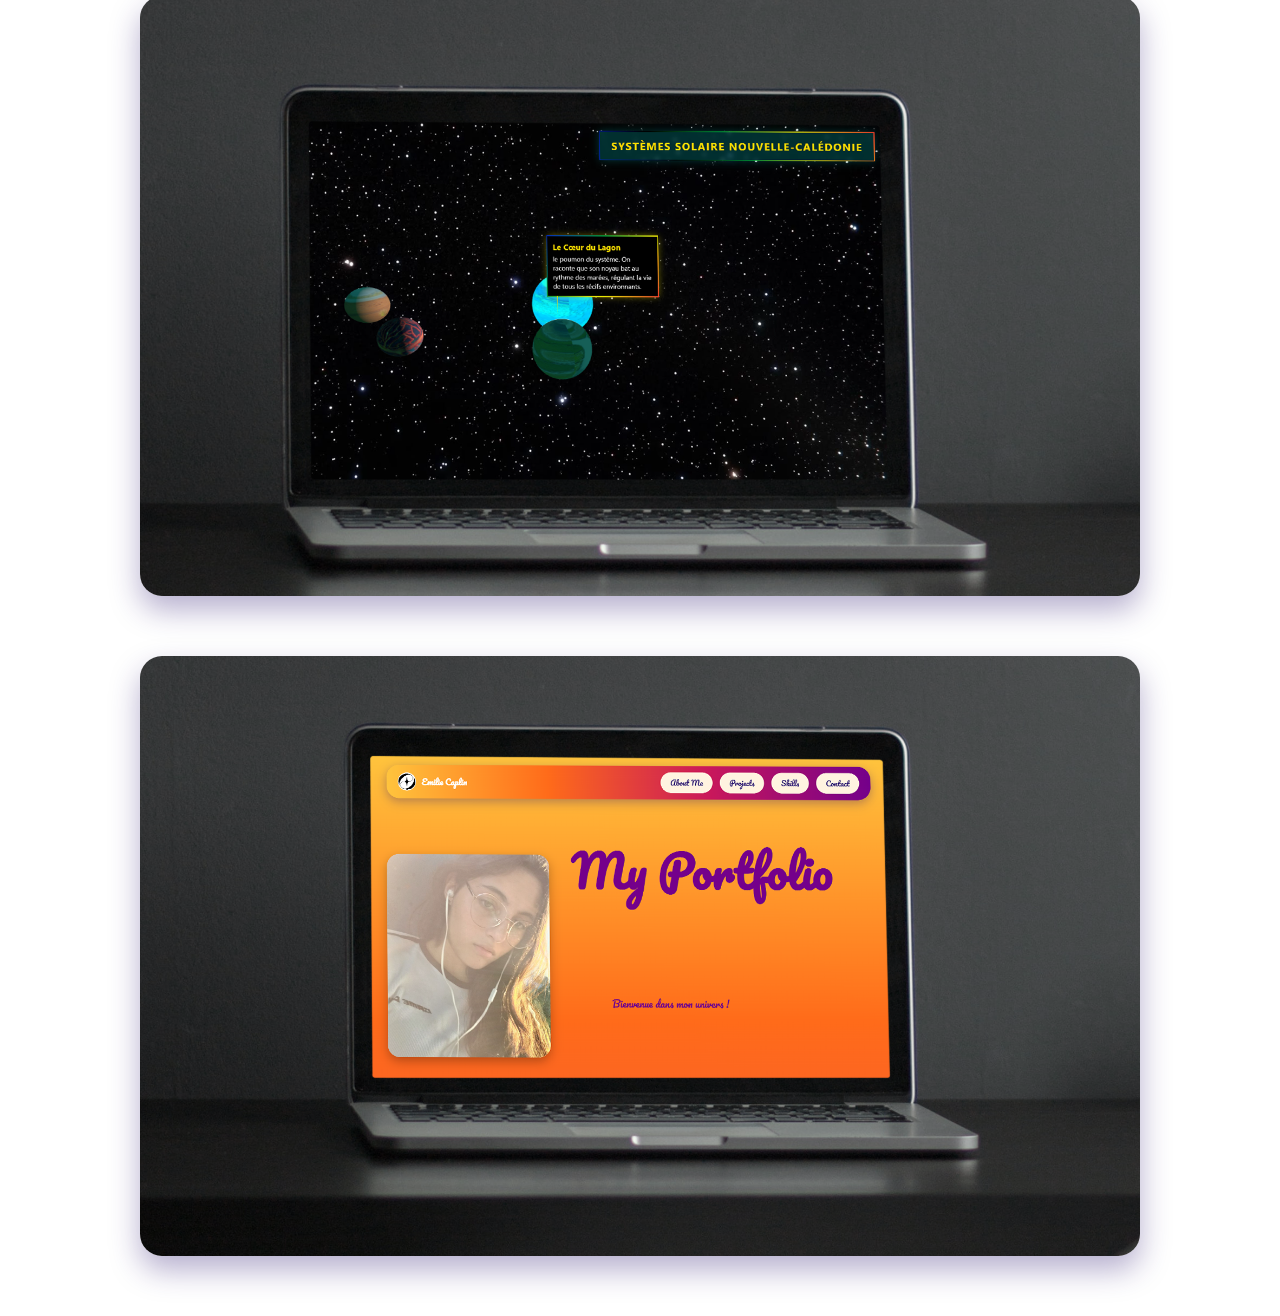
<file: Vscode.html>
<!DOCTYPE html>
<html lang="fr">
<head>
  <meta charset="UTF-8">
  <title>Projet Photoshop</title>
  <link rel="stylesheet" href="Vscode.css">
  <link href="https://fonts.googleapis.com/css2?family=Pacifico&family=Poppins:wght@300;500&display=swap" rel="stylesheet">
</head>
<body>

<a href="index.html#projects" class="bouton-back-link">← Retour</a>

<h1 class="h1">Projet Code</h1>

<div class="projects-card-large">

  <details class="project-card">
    <summary>
      <div class="card-inner">
        <div class="card-front">
          <img src="insta.png" alt="creator">
        </div>

        <div class="card-back">
          <p>
            Ce projet fait durant un cours, consiste en la conception et le développement d’une interface web dédiée à la mise en avant de profils de créateurs de contenus, organisés par thématiques (musique, art, gaming, lifestyle). L'objectif est d'offrir une expérience utilisateur fluide pour découvrir des profils via une navigation horizontale par catégories. Chaque créateur est présenté sous forme de carte (card) regroupant ses informations clés (photo, pseudo, localisation, métriques d’abonnés). J'ai réalisé l'intégration front-end en HTML et CSS sur Visual Studio Code, en travaillant minutieusement le design d'interface (arrondis, ombres portées, typographies) et en veillant à obtenir une mise en page propre, moderne et responsive. <br>
Cet exercice m'a permis de consolider mes bases en développement web, en combinant la structuration de données utilisateurs avec un design d'interface soigné et orienté produit. Cette trace valide mes acquis pour les apprentissages critiques suivants :<br>
AC14.01 - Exploiter de manière autonome un environnement de développement efficace et productif.<br>
AC14.02 - Produire des pages Web fluides incluant un balisage sémantique efficace et des interactions simples.<br>
AC14.03 - Générer des pages Web à partir de données structurées.
          </p>
        </div>
      </div>
    </summary>
  </details>

</div>


<div class="projects-card-large">

  <details class="project-card">
    <summary>
      <div class="card-inner">
        <div class="card-front">
          <img src="harry.png" alt="harry">
        </div>

        <div class="card-back">
          <p>
           Ce projet a été réalisé en classe en suivant les consignes du professeur. L'objectif était de concevoir et de développer une interface web affichant des cartes à collectionner. Passionnée par cet univers, j'ai choisi le thème Harry Potter et je me suis inspirée du design des cartes Pokémon pour présenter les différents personnages du film selon leur maison (Gryffondor, Serpentard, etc.). J'ai réalisé toute l'intégration web en HTML et CSS, en structurant l'affichage sous forme de grille. J'ai également intégré dans le bandeau de navigation (header) des liens hypertextes menant vers des sites de référence, à savoir le site officiel et le Wiki Harry Potter. C'est l'un de mes projets préférés de l'année et j'en suis très fière !<br>
Cet exercice m'a permis de lier mes centres d'intérêt à une mise en pratique concrète de l'architecture de l'information et du design d'interface orienté utilisateur. Cette trace valide mes acquis pour les apprentissages critiques suivants :<br>
AC14.01 - Exploiter de manière autonome un environnement de développement efficace et productif.<br>
AC14.02 - Produire des pages Web fluides incluant un balisage sémantique efficace et des interactions simples.<br>
AC14.03 - Générer des pages Web à partir de données structurées.
          </p>
        </div>
      </div>
    </summary>
  </details>

</div>


<div class="projects-card-large">

  <details class="project-card">
    <summary>
      <div class="card-inner">
        <div class="card-front">
          <img src="systeme.png" alt="planete">
        </div>

        <div class="card-back">
          <p>
           Ce projet a été réalisé en autonomie, avec la possibilité de s'appuyer sur l'intelligence artificielle pour surmonter les blocages techniques. L'objectif était d'utiliser JavaScript pour concevoir et animer un système planétaire en 3D. Pour ce faire, j'ai choisi de mettre à l'honneur la Nouvelle-Calédonie, où j'ai vécu toute mon enfance. Chaque élément du système représente un emblème de l'île : le soleil symbolise le lagon, tandis que les trois autres planètes incarnent le Cœur de Voh, la terre rouge et la barrière de corail. Ce travail complexe d'intégration et de script m'a permis de m'initier à la logique de programmation et de manipuler des scripts interactifs.<br>
Cet exercice exigeant a renforcé ma capacité à lier un concept créatif et personnel à du développement front-end technique. Cette trace valide mes acquis pour les apprentissages critiques suivants :<br>
AC14.02 - Produire des pages Web fluides incluant un balisage sémantique efficace et des interactions simples.<br>
AC14.03 - Générer des pages Web à partir de données structurées.
          </p>
        </div>
      </div>
    </summary>
  </details>

</div>


<div class="projects-card-large">

  <details class="project-card">
    <summary>
      <div class="card-inner">
        <div class="card-front">
          <img src="portfolio.png" alt="portfolio">
        </div>

        <div class="card-back">
          <p>
           Ce projet a été réalisé dans le cadre de la conception et du développement de mon portfolio professionnel. L'objectif était de créer un site de A à Z pour centraliser mes projets et valoriser mon profil. J'ai d'abord réalisé toute la phase de conception et de maquettage graphique (UI/UX) sur Figma. Ensuite, je suis passée au développement front-end et back-end sur Visual Studio Code en structurant le code selon une architecture MVC pour assurer une gestion rigoureuse des données. Enfin, j'ai géré le déploiement et la mise en ligne du site sur une solution d'hébergement standard, tout en intégrant mes réseaux professionnels (LinkedIn) pour poser les bases de mon identité numérique.<br>
Ce projet vitrine m'a permis de maîtriser l'intégralité de la chaîne de production d'un site web, de la première esquisse graphique jusqu'au déploiement technique et à la stratégie de communication personnelle. Cette trace valide mes acquis pour les apprentissages critiques suivants :<br>
AC13.05 - Designer une interface web (wireframes, UI) (S2).<br>
AC14.04 - Mettre en ligne une application Web en utilisant une solution d’hébergement standard.<br>
AC14.05 & AC14.06 : Modéliser les données et déployer une application Web en utilisant un framework MVC (S2).<br>
AC15.03 - Découvrir les écosystèmes d’innovation numérique.<br>
AC15.05 - Construire une présence en ligne professionnelle (personal branding) (S2).

          </p>
        </div>
      </div>
    </summary>
  </details>

</div>

</body>
</html>
</file>
<file: style.css>
:root {
  --sun-yellow: #FFC43D;
  --sun-orange: #FF6B1A;
  --coral: #F04E45;
  --magenta: #C9185B;
  --purple: #74008B;
  --night-blue: #2E1A72;
  --cream: #FFF3E0;
  --text-dark: #2B174F;
  --white: #FFFFFF;
}

* {
  box-sizing: border-box;
}

html {
  scroll-behavior: smooth;
}

body {
  margin: 0;
  font-family: 'Poppins', sans-serif;
  color: var(--text-dark);

  background: linear-gradient(
    180deg,
    var(--sun-yellow) 0%,
    var(--sun-orange) 15%,
    var(--coral) 35%,
    var(--magenta) 55%,
    var(--purple) 75%,
    var(--night-blue) 100%
  );

  min-height: 100vh;
}

header {
  padding: 22px 0;
}

.header-container {
  position: fixed;
  top: 22px;
  left: 50%;
  transform: translateX(-50%);
  z-index: 9999;
  width: min(88%, 1200px);
  padding: 16px 28px;
  border-radius: 32px;
  display: flex;
  justify-content: space-between;
  align-items: center;
  gap: 30px;
  background: linear-gradient(
    to right,
    var(--sun-yellow),
    var(--sun-orange),
    var(--magenta),
    var(--purple)
  );
  box-shadow: 0 8px 25px rgba(46, 26, 114, 0.35);
}

.logo {
  display: flex;
  align-items: center;
  gap: 14px;
  color: var(--white);
  font-family: 'Pacifico', cursive;
  font-size: 20px;
  font-weight: bold;
  white-space: nowrap;
}

.logo img {
  width: 45px;
  height: 45px;
  border-radius: 50%;
  object-fit: cover;
}

.nav {
  display: flex;
  gap: 18px;
}

.nav a {
  background-color: var(--cream);
  color: var(--night-blue);
  text-decoration: none;
  font-family: 'Pacifico', cursive;
  padding: 10px 24px;
  border-radius: 30px;
  transition: 0.3s ease;
  font-size: 18px;
  white-space: nowrap;
}

.nav a:hover {
  transform: translateY(-3px);
  background-color: var(--sun-yellow);
}

main,
.About-me,
.projects,
.skills,
.contact,
form {
  width: min(90%, 1200px);
  margin-inline: auto;
}

main {
  min-height: 760px;
  padding: 180px 0 90px;
  position: relative;
}

main h1 {
  font-family: 'Pacifico', cursive;
  font-size: clamp(58px, 8vw, 110px);
  color:var(--purple);
  margin: 0 0 0 38%;
  line-height: 1.05;
}

main > p {
  font-family: 'Pacifico', cursive;
  font-size: 24px;
  color: var(--purple);
  width: 360px;
  margin: 250px 0 0 46%;
  line-height: 1.8;
}

.Portfolio-content {
  position: absolute;
  left: 0;
  top: 200px;
}

.project-box img {
  width: min(34vw, 400px);
  min-width: 300px;
  height: 500px;
  object-fit: cover;
  border-radius: 30px;
  box-shadow: 0 10px 25px rgba(0, 0, 0, 0.28);
}

.About-me {
  min-height: 720px;
  padding: 200px 0;
  position: relative;
}

.About-me-container {
  display: grid;
  grid-template-columns: minmax(0, 1fr) 460px;
  align-items: start;
  gap: 70px;
}

.About-me-text h2 {
  color: var(--text-dark);
  font-size: clamp(56px, 7vw, 86px);
  font-family: 'Pacifico', cursive;
  margin: 0 0 28px 34%;
  line-height: 1.15;
}

.About-me-text p {
  font-family: 'Pacifico', cursive;
  font-size: 21px;
  line-height: 1.9;
  margin: 0 0 0 34%;
  max-width: 620px;
}

.About-me-visual {
  display: flex;
  justify-content: center;
}

.About-me-visual img {
  width: 320px;
  height: 500px;
  object-fit: cover;
  border-radius: 24px;
  box-shadow: 0 10px 25px rgba(0, 0, 0, 0.28);
}

.pill {
  position: absolute;
  display: inline-block;
  background-color: var(--sun-yellow);
  color: var(--night-blue);
  padding: 12px 28px;
  border-radius: 30px;
  font-family: 'Pacifico', cursive;
  font-size: 18px;
  white-space: nowrap;
  box-shadow: 0 6px 16px rgba(46, 26, 114, 0.25);
}

.pill.top {
  right: 20%;
  top: 230px;
}

.pill.bottom {
  right: 1%;
  bottom: 220px;
}

.projects {
  padding: 100px 0 80px;
}

.projects h2,
.skills h2,
.contact h2 {
  font-family: 'Pacifico', cursive;
  color: var(--text-dark);
  font-size: clamp(44px, 5vw, 64px);
  margin: 0 0 50px;
}

.competences {
  display: grid;
  grid-template-columns: repeat(3, 150px);
  justify-content: center;
  column-gap: clamp(80px, 12vw, 220px);
  row-gap: 80px;
}

.project-link {
  text-decoration: none;
  color: inherit;
}

.project-link:last-child {
  grid-column: 2;
}

.skill-item {
  display: flex;
  flex-direction: column;
  align-items: center;
  gap: 18px;
}

.skill {
  width: 150px;
  height: 150px;
  border-radius: 24px;
  display: flex;
  align-items: center;
  justify-content: center;
  font-weight: 600;
  font-size: 70px;
  text-decoration: none;
  cursor: pointer;
  box-shadow: 0 8px 20px rgba(0, 0, 0, 0.28);
  transition: transform 0.3s ease, box-shadow 0.3s ease;
}

.skill:hover {
  transform: scale(1.08);
  box-shadow: 0 12px 28px rgba(0, 0, 0, 0.35);
}

.ps {
  background-color: #001e36;
  color: #31a8ff;
}

.ai {
  background-color: #2b0000;
  color: #ff9a00;
}

.vs {
  background-color: #1e1e1e;
  color: #007acc;
}

.comm {
    background-color: #F04E45;
    color: #C9185B;
}

.perso {
  background: linear-gradient(135deg, var(--sun-orange), var(--magenta));
  color: var(--white);
}

.skill img {
  width: 100%;
  height: 100%;
  object-fit: cover;
  border-radius: 24px;
  display: block;
}

.project-name-ps,
.project-name-ai,
.project-name-vs,
.proect-name-comm,
.project-name-pp {
  font-family: 'Pacifico', cursive;
  font-size: 26px;
  color: var(--cream);
  margin: 0;
  text-align: center;
}

.skills {
  padding: 120px 0;
}

.skills-content {
  display: grid;
  grid-template-columns: repeat(3, minmax(230px, 1fr));
  gap: 28px;
}

.skills-card {
  padding: 20px;
  background: var(--text-dark);
  border-radius: 20px;
  color: var(--white);
  font-family: 'Pacifico', cursive;
  box-shadow: 0 8px 20px rgba(0, 0, 0, 0.25);
}

.skill-header {
  display: flex;
  justify-content: space-between;
  align-items: center;
  gap: 12px;
  margin-bottom: 10px;
}

.skill-name,
.skill-percentage {
  font-size: 17px;
}

.skill-bar {
  width: 100%;
  height: 10px;
  background-color: var(--cream);
  border-radius: 999px;
  overflow: hidden;
}

.skill-fill {
  height: 100%;
  background: linear-gradient(to right, var(--sun-yellow), var(--sun-orange), var(--purple));
  border-radius: 999px;
}

.contact {
  width: min(90%, 900px);
  padding: 90px 0 50px;
}

.contact-box {
  background: linear-gradient(135deg, var(--sun-yellow), var(--coral), var(--magenta));
  padding: 28px;
  border-radius: 24px;
  color: var(--white);
  display: flex;
  flex-direction: column;
  align-items: center;
  gap: 24px;
  box-shadow: 0 8px 20px rgba(0, 0, 0, 0.28);
}

.contact-item {
  font-family: 'Pacifico', cursive;
  font-size: 20px;
  color: var(--white);
  text-align: center;
  overflow-wrap: anywhere;
}

.contact-item a {
  color: var(--white);
  text-decoration: none;
}

.btn-cv {
    display: inline-block;
    padding: 12px 24px;
    background: #FFC43D;
    color: #2E1A72;;
    text-decoration: none;
    border-radius: 10px;
    font-weight: bold;
    transition: 0.3s;
}

.btn-cv:hover {
    transform: scale(1.05);
}

form {
  width: min(90%, 600px);
  margin-bottom: 100px;
  padding: 28px;
  background-color: var(--cream);
  border-radius: 24px;
  box-shadow: 0 8px 22px rgba(0, 0, 0, 0.25);
}

form div {
  margin-bottom: 20px;
}

label {
  display: block;
  margin-bottom: 8px;
  color: var(--night-blue);
  font-weight: 600;
}

input,
textarea {
  width: 100%;
  padding: 12px;
  border: 2px solid transparent;
  border-radius: 12px;
  font-family: 'Poppins', sans-serif;
  font-size: 16px;
}

textarea {
  min-height: 130px;
  resize: vertical;
}

input:focus,
textarea:focus {
  outline: none;
  border-color: var(--sun-orange);
}

button[type="submit"] {
  width: 100%;
  padding: 14px;
  background-color: var(--purple);
  color: var(--white);
  border: none;
  border-radius: 14px;
  font-size: 18px;
  font-weight: bold;
  cursor: pointer;
}

button[type="submit"]:hover {
  background-color: var(--night-blue);
}

@media (max-width: 980px) {
  .header-container {
    position: static;
    transform: none;
    width: 92%;
    margin: 0 auto;
    flex-direction: column;
  }

  .nav {
    flex-wrap: wrap;
    justify-content: center;
  }

  main {
    min-height: auto;
    padding-top: 80px;
    display: flex;
    flex-direction: column;
    align-items: center;
    text-align: center;
    gap: 35px;
  }

  main h1,
  main > p {
    margin: 0;
    width: auto;
  }

  .Portfolio-content {
    position: static;
  }

  .project-box img {
    width: min(100%, 380px);
    min-width: 0;
  }

  .About-me {
    min-height: auto;
  }

  .About-me-container {
    grid-template-columns: 1fr;
    text-align: center;
  }

  .About-me-text h2,
  .About-me-text p {
    margin-left: 0;
    max-width: none;
  }

  .pill {
    position: static;
    margin: 18px 8px 0;
  }

  .competences {
    grid-template-columns: repeat(2, 150px);
    justify-content: center;
    column-gap: 80px;
  }

  .skills-content {
    grid-template-columns: repeat(2, minmax(230px, 1fr));
  }
}

@media (max-width: 620px) {
  .header-container {
    border-radius: 24px;
    padding: 18px;
  }

  .nav a {
    font-size: 16px;
    padding: 8px 16px;
  }

  main,
  .About-me,
  .projects,
  .skills,
  .contact,
  form {
    width: min(92%, 1200px);
  }

  .About-me-text p {
    font-size: 18px;
  }

  .competences,
  .skills-content {
    grid-template-columns: 1fr;
  }

  .skill-item {
    justify-self: center;
  }
}
</file>
<file: comm.css>
:root {
  --sun-yellow: #FFC43D;
  --sun-orange: #FF6B1A;
  --coral: #F04E45;
  --magenta: #C9185B;
  --purple: #74008B;
  --night-blue: #2E1A72;
  --cream: #FFF3E0;
  --text-dark: #2B174F;
  --white: #FFFFFF;
}

* {
  box-sizing: border-box;
}

html {
  scroll-behavior: smooth;
}

body {
  margin: 0;
  min-height: 100vh;
  font-family: 'Poppins', sans-serif;
  color: var(--text-dark);
  text-align: center;
  background: linear-gradient(
    to bottom,
    var(--sun-orange) 0%,
    var(--coral) 30%,
    var(--magenta) 65%,
    var(--purple) 100%
  );
  background-attachment: fixed;
}

@keyframes back-link {
  0% {
    transform: scale(1);
    box-shadow: 0 0 0 0 rgba(255, 196, 61, 0.7);
  }

  50% {
    transform: scale(1.05);
    box-shadow: 0 0 0 10px rgba(255, 196, 61, 0);
  }

  100% {
    transform: scale(1);
    box-shadow: 0 0 0 0 rgba(255, 196, 61, 0);
  }
}

.bouton-back-link {
  position: fixed;
  top: 20px;
  left: 20px;
  z-index: 9999;
  display: inline-flex;
  align-items: center;
  gap: 8px;
  padding: 12px 22px;
  border-radius: 999px;
  background: var(--cream);
  color: var(--night-blue);
  font-family: 'Pacifico', cursive;
  font-size: 18px;
  text-decoration: none;
  box-shadow: 0 8px 20px rgba(46, 26, 114, 0.3);
  animation: back-link 2s ease infinite;
}

.h1 {
  width: min(90%, 1200px);
  margin: 110px auto 80px;
  text-align: center;
  font-family: 'Pacifico', cursive;
  color: var(--purple);
  font-size: clamp(52px, 7vw, 78px);
  line-height: 1.1;
}

.project-card-large,
.projects-card-large,
.projects-cards {
  display: grid;
  width: min(90%, 1000px);
  margin: 0 auto 60px;
}

.project-card {
  width: 100%;
  min-height: 500px;
  perspective: 1200px;
}

.project-card summary {
  list-style: none;
  cursor: pointer;
}

.project-card summary::-webkit-details-marker {
  display: none;
}

.card-inner {
  position: relative;
  min-height: 600px;
  border-radius: 22px;
  transform-style: preserve-3d;
  transition: transform 0.75s ease;
}

.project-card[open] .card-inner {
  transform: rotateY(180deg);
}

.card-front,
.card-back {
  position: absolute;
  inset: 0;
  border-radius: 22px;
  overflow: hidden;
  backface-visibility: hidden;
  box-shadow: 0 14px 30px rgba(46, 26, 114, 0.35);
}

.card-front img {
  width: 100%;
  height: 100%;
  object-fit: cover;
  display: block;
}

.card-back {
  transform: rotateY(180deg);
  padding: 26px;
  background: linear-gradient(135deg, var(--cream), var(--sun-yellow));
  color: var(--text-dark);
  overflow-y: auto;
}

.card-back p,
.card-back p2,
.card-back p3,
.card-back p4,
.card-back p5 {
  display: block;
  margin: 0;
  font-family: 'Bodoni Moda', serif;
  text-align: left;
  font-size: 18px;
  line-height: 1.65;
}

@media (max-width: 760px) {
  .bouton-back-link {
    position: static;
    margin: 20px;
  }

  .h1 {
    margin-top: 40px;
  }

  .project-card-large,
.projects-card-large,
.projects-cards {
    width: 92%;
    margin: 0 auto 34px;
  }

  .project-card,
  .card-inner {
    min-height: 460px;
  }

  .card-back {
    padding: 22px;
  }

  .card-back p,
  .card-back p2,
  .card-back p3,
  .card-back p4,
  .card-back p5 {
    font-size: 14px;
    line-height: 1.6;
  }
}
</file>
<file: Illustrator.css>
:root {
  --sun-yellow: #FFC43D;
  --sun-orange: #FF6B1A;
  --coral: #F04E45;
  --magenta: #C9185B;
  --purple: #74008B;
  --night-blue: #2E1A72;
  --cream: #FFF3E0;
  --text-dark: #2B174F;
  --white: #FFFFFF;
}

* {
  box-sizing: border-box;
}

html {
  scroll-behavior: smooth;
}

body {
  margin: 0;
  min-height: 100vh;
  font-family: 'Poppins', sans-serif;
  color: var(--text-dark);
  text-align: center;
 background: linear-gradient(
    to bottom,
    var(--sun-orange) 0%,
    var(--coral) 30%,
    var(--magenta) 65%,
    var(--purple) 100%
  );
  background-attachment: fixed;
}

@keyframes back-link {
  0% {
    transform: scale(1);
    box-shadow: 0 0 0 0 rgba(255, 196, 61, 0.7);
  }

  50% {
    transform: scale(1.05);
    box-shadow: 0 0 0 10px rgba(255, 196, 61, 0);
  }

  100% {
    transform: scale(1);
    box-shadow: 0 0 0 0 rgba(255, 196, 61, 0);
  }
}

.bouton-back-link {
  position: fixed;
  top: 20px;
  left: 20px;
  z-index: 9999;
  display: inline-flex;
  align-items: center;
  gap: 8px;
  padding: 12px 22px;
  border-radius: 999px;
  background: var(--cream);
  color: var(--night-blue);
  font-family: 'Pacifico', cursive;
  font-size: 18px;
  text-decoration: none;
  box-shadow: 0 8px 20px rgba(46, 26, 114, 0.3);
  animation: back-link 2s ease infinite;
}

.h1 {
  width: min(90%, 1200px);
  margin: 110px auto 80px;
  text-align: center;
  font-family: 'Pacifico', cursive;
  color: var(--purple);
  font-size: clamp(52px, 7vw, 78px);
  line-height: 1.1;
}

.projects-cards {
  display: inline-grid;
  width: min(30%, 360px);
  min-width: 280px;
  margin: 0 20px 70px;
  vertical-align: top;
  text-align: left;
}

.project-card {
  width: 100%;
  min-height: 500px;
  perspective: 1200px;
}

.project-card summary {
  display: block;
  width: 100%;
  list-style: none;
  cursor: pointer;
}

.project-card summary::-webkit-details-marker {
  display: none;
}

.card-inner {
  position: relative;
  width: 100%;
  min-height: 500px;
  border-radius: 22px;
  transform-style: preserve-3d;
  transition: transform 0.75s ease;
}

.project-card[open] .card-inner {
  transform: rotateY(180deg);
}

.card-front {
  display: none;
}

.card-inner > img,
.card-back {
  position: absolute;
  inset: 0;
  width: 100%;
  height: 100%;
  border-radius: 22px;
  overflow: hidden;
  backface-visibility: hidden;
  box-shadow: 0 14px 30px rgba(46, 26, 114, 0.35);
}

.card-inner > img {
  display: block;
  object-fit: cover;
}

.card-back {
  transform: rotateY(180deg);
  padding: 26px;
  background: linear-gradient(135deg, var(--cream), var(--sun-yellow));
  color: var(--text-dark);
  overflow-y: auto;
}

.card-back p {
  display: block;
  margin: 0;
  font-family: 'Bodoni Moda', serif;
  font-size: 14px;
  line-height: 1.65;
}

@media (max-width: 980px) {
  .bouton-back-link {
    position: static;
    margin: 20px;
  }

  .h1 {
    margin-top: 40px;
  }

  .projects-cards {
    width: min(44%, 380px);
  }
}

@media (max-width: 640px) {
  .projects-cards {
    display: grid;
    width: 92%;
    min-width: 0;
    margin: 0 auto 34px;
  }

  .project-card,
  .card-inner {
    min-height: 460px;
  }

  .card-back {
    padding: 22px;
  }

  .card-back p {
    font-size: 17px;
    line-height: 1.6;
  }
}
</file>
<file: Projet-Perso.css>
:root {
  --sun-yellow: #FFC43D;
  --sun-orange: #FF6B1A;
  --coral: #F04E45;
  --magenta: #C9185B;
  --purple: #74008B;
  --night-blue: #2E1A72;
  --cream: #FFF3E0;
  --text-dark: #2B174F;
  --white: #FFFFFF;
}

* {
  box-sizing: border-box;
}

html {
  scroll-behavior: smooth;
}

body {
  margin: 0;
  min-height: 100vh;
  font-family: 'Poppins', sans-serif;
  color: var(--text-dark);
  text-align: center;
  background: linear-gradient(
    to bottom,
    var(--sun-orange) 0%,
    var(--coral) 30%,
    var(--magenta) 65%,
    var(--purple) 100%
  );
  background-attachment: fixed;
}

@keyframes back-link {
  0% {
    transform: scale(1);
    box-shadow: 0 0 0 0 rgba(255, 196, 61, 0.7);
  }

  50% {
    transform: scale(1.05);
    box-shadow: 0 0 0 10px rgba(255, 196, 61, 0);
  }

  100% {
    transform: scale(1);
    box-shadow: 0 0 0 0 rgba(255, 196, 61, 0);
  }
}

.bouton-back-link {
  position: fixed;
  top: 20px;
  left: 20px;
  z-index: 9999;
  display: inline-flex;
  align-items: center;
  gap: 8px;
  padding: 12px 22px;
  border-radius: 999px;
  background: var(--cream);
  color: var(--night-blue);
  font-family: 'Pacifico', cursive;
  font-size: 18px;
  text-decoration: none;
  box-shadow: 0 8px 20px rgba(46, 26, 114, 0.3);
  animation: back-link 2s ease infinite;
}

.h1 {
  width: min(90%, 1200px);
  margin: 110px auto 80px;
  text-align: center;
  font-family: 'Pacifico', cursive;
  color: var(--purple);
  font-size: clamp(52px, 7vw, 78px);
  line-height: 1.1;
}

.projects-cards {
  display: inline-grid;
  width: 330px;
  margin: 0 21px 42px;
  vertical-align: top;
}

.project-card {
  width: 330px;
  min-height: 500px;
  perspective: 1200px;
}

.project-card summary {
  list-style: none;
  cursor: pointer;
}

.project-card summary::-webkit-details-marker {
  display: none;
}

.card-inner {
  position: relative;
  min-height: 500px;
  border-radius: 22px;
  transform-style: preserve-3d;
  transition: transform 0.75s ease;
}

.project-card[open] .card-inner {
  transform: rotateY(180deg);
}

.card-front,
.card-back {
  position: absolute;
  inset: 0;
  border-radius: 22px;
  overflow: hidden;
  backface-visibility: hidden;
  box-shadow: 0 14px 30px rgba(46, 26, 114, 0.35);
}

.card-front img {
  width: 100%;
  height: 100%;
  object-fit: cover;
  display: block;
}

.card-back {
  transform: rotateY(180deg);
  padding: 26px;
  background: linear-gradient(135deg, var(--cream), var(--sun-yellow));
  color: var(--text-dark);
  overflow-y: auto;
}

.card-back p,
.card-back p2,
.card-back p3,
.card-back p4,
.card-back p5 {
  display: block;
  margin: 0;
  font-family: 'Bodoni Moda', serif;
  font-size: 14px;
  line-height: 1.65;
}

@media (max-width: 1100px) {
  .projects-cards {
    width: 330px;
    margin: 0 18px 42px;
  }
}

@media (max-width: 760px) {
  .bouton-back-link {
    position: static;
    margin: 20px;
  }

  .h1 {
    margin-top: 40px;
  }

  .projects-cards {
    display: grid;
    width: min(92%, 330px);
    margin: 0 auto 34px;
  }

  .project-card {
    width: 100%;
  }

  .project-card,
  .card-inner {
    min-height: 460px;
  }

  .card-back {
    padding: 22px;
  }

  .card-back p,
  .card-back p2,
  .card-back p3,
  .card-back p4,
  .card-back p5 {
    font-size: 14px;
    line-height: 1.6;
  }
}
</file>
<file: Vscode.css>
:root {
  --sun-yellow: #FFC43D;
  --sun-orange: #FF6B1A;
  --coral: #F04E45;
  --magenta: #C9185B;
  --purple: #74008B;
  --night-blue: #2E1A72;
  --cream: #FFF3E0;
  --text-dark: #2B174F;
  --white: #FFFFFF;
}

* {
  box-sizing: border-box;
}

html {
  scroll-behavior: smooth;
}

body {
  margin: 0;
  min-height: 100vh;
  font-family: 'Poppins', sans-serif;
  color: var(--text-dark);
  text-align: center;
  background: linear-gradient(
    to bottom,
    var(--sun-orange) 0%,
    var(--coral) 30%,
    var(--magenta) 65%,
    var(--purple) 100%
  );
  background-attachment: fixed;
}

@keyframes back-link {
  0% {
    transform: scale(1);
    box-shadow: 0 0 0 0 rgba(255, 196, 61, 0.7);
  }

  50% {
    transform: scale(1.05);
    box-shadow: 0 0 0 10px rgba(255, 196, 61, 0);
  }

  100% {
    transform: scale(1);
    box-shadow: 0 0 0 0 rgba(255, 196, 61, 0);
  }
}

.bouton-back-link {
  position: fixed;
  top: 20px;
  left: 20px;
  z-index: 9999;
  display: inline-flex;
  align-items: center;
  gap: 8px;
  padding: 12px 22px;
  border-radius: 999px;
  background: var(--cream);
  color: var(--night-blue);
  font-family: 'Pacifico', cursive;
  font-size: 18px;
  text-decoration: none;
  box-shadow: 0 8px 20px rgba(46, 26, 114, 0.3);
  animation: back-link 2s ease infinite;
}

.h1 {
  width: min(90%, 1200px);
  margin: 110px auto 80px;
  text-align: center;
  font-family: 'Pacifico', cursive;
  color: var(--purple);
  font-size: clamp(52px, 7vw, 78px);
  line-height: 1.1;
}

.projects-card-large,
.projects-cards {
  display: grid;
  width: min(90%, 1000px);
  margin: 0 auto 60px;
}

.project-card {
  width: 100%;
  min-height: 500px;
  perspective: 1200px;
}

.project-card summary {
  list-style: none;
  cursor: pointer;
}

.project-card summary::-webkit-details-marker {
  display: none;
}

.card-inner {
  position: relative;
  min-height: 600px;
  border-radius: 22px;
  transform-style: preserve-3d;
  transition: transform 0.75s ease;
}

.project-card[open] .card-inner {
  transform: rotateY(180deg);
}

.card-front,
.card-back {
  position: absolute;
  inset: 0;
  border-radius: 22px;
  overflow: hidden;
  backface-visibility: hidden;
  box-shadow: 0 14px 30px rgba(46, 26, 114, 0.35);
}

.card-front img {
  width: 100%;
  height: 100%;
  object-fit: cover;
  display: block;
}

.card-back {
  transform: rotateY(180deg);
  padding: 26px;
  background: linear-gradient(135deg, var(--cream), var(--sun-yellow));
  color: var(--text-dark);
  overflow-y: auto;
}

.card-back p,
.card-back p2,
.card-back p3,
.card-back p4,
.card-back p5 {
  display: block;
  margin: 0;
  font-family: 'Bodoni Moda', serif;
  text-align: left;
  font-size: 18px;
  line-height: 1.65;
}

@media (max-width: 760px) {
  .bouton-back-link {
    position: static;
    margin: 20px;
  }

  .h1 {
    margin-top: 40px;
  }

  .projects-card-large,
  .projects-cards {
    width: 92%;
    margin: 0 auto 34px;
  }

  .project-card,
  .card-inner {
    min-height: 460px;
  }

  .card-back {
    padding: 22px;
  }

  .card-back p,
  .card-back p2,
  .card-back p3,
  .card-back p4,
  .card-back p5 {
    font-size: 14px;
    line-height: 1.6;
  }
}
</file>
